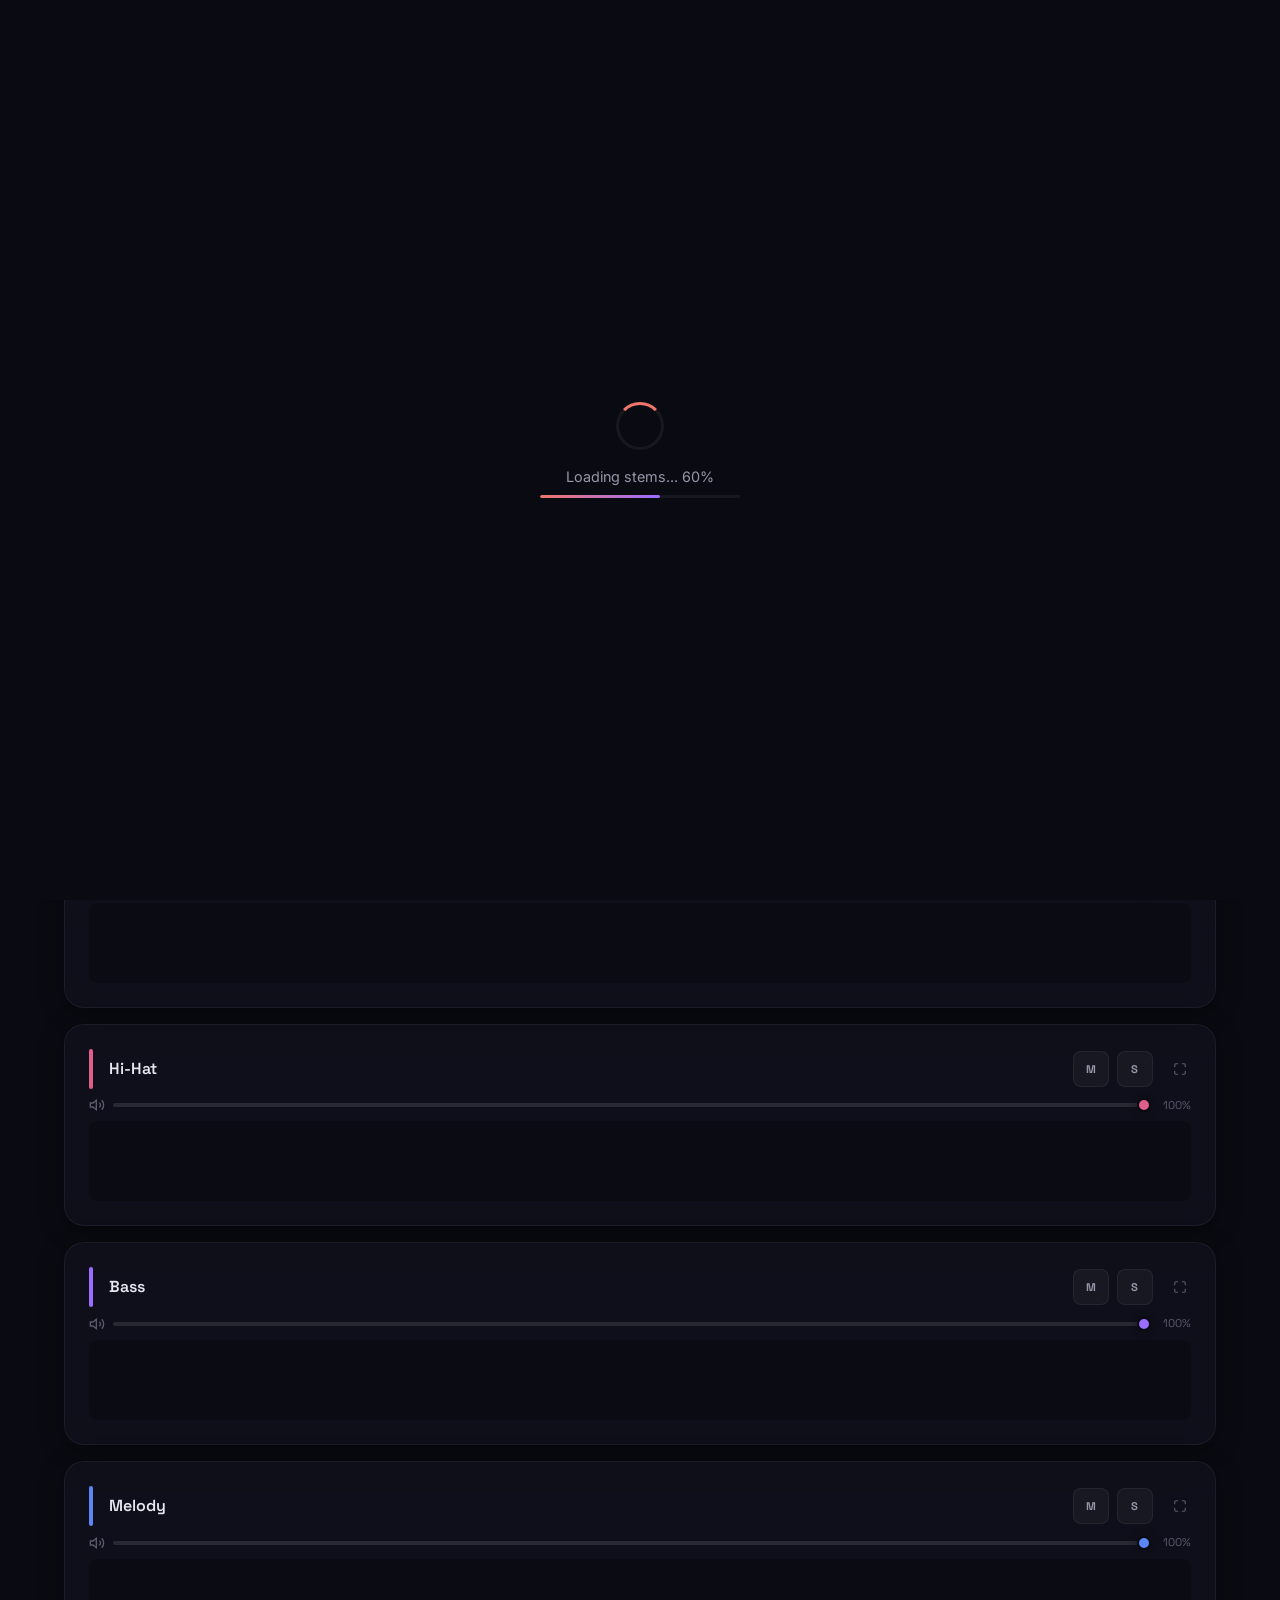
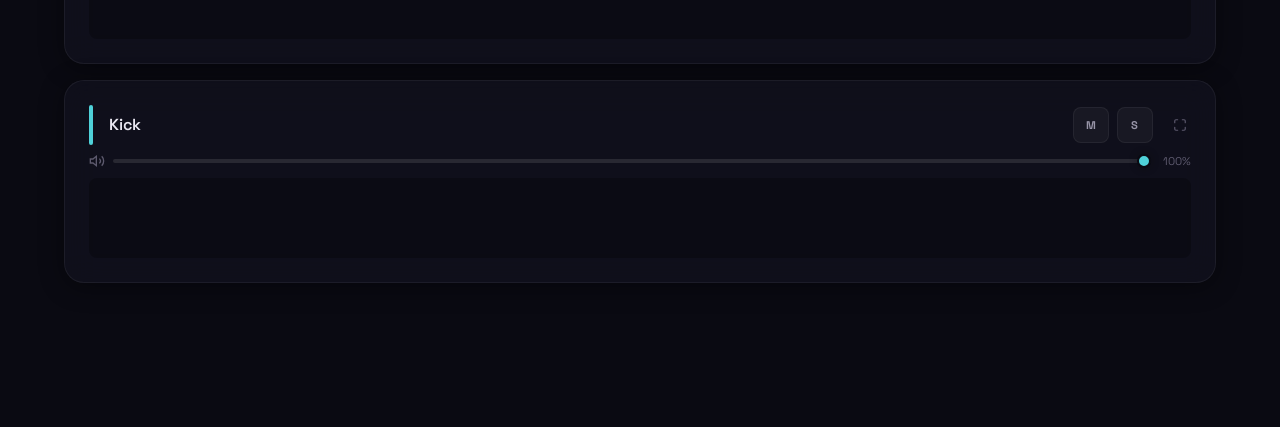
<file: index.html>
<!DOCTYPE html>
<html lang="en">
<head>
  <meta charset="UTF-8" />
  <meta name="viewport" content="width=device-width, initial-scale=1.0" />
  <title>Champagne Coast — Interactive Stem Analysis | Blood Orange</title>
  <meta name="description" content="Interactive stem separation and spectrogram analysis of Champagne Coast by Blood Orange (Devonté Hynes). Explore vocals, drums, bass, synths, and more in real time." />
  <link rel="stylesheet" href="css/styles.css" />
</head>
<body>

  <!-- Loading Overlay -->
  <div class="loading-overlay" id="loading-overlay">
    <div class="loading-spinner"></div>
    <p class="loading-text" id="loading-text">Preparing audio engine...</p>
    <div class="loading-progress">
      <div class="loading-progress__bar" id="loading-progress-bar"></div>
    </div>
  </div>

  <div class="app">

    <!-- Header -->
    <header class="header">
      <div class="header__login" id="login-area"></div>
      <h1 class="header__title">Champagne Coast</h1>
      <p class="header__subtitle">
        <span>Blood Orange</span> — Coastal Grooves (2011)
      </p>

      <nav class="app-tabs">
        <a href="index.html" class="app-tab active">Interactive Player</a>
        <a href="soundbox.html" class="app-tab">3D Soundbox</a>
        <a href="report.html" class="app-tab">Analytical Report</a>
      </nav>

      <div class="header__meta">
        <span class="header__meta-item">
          <svg viewBox="0 0 24 24" fill="none" stroke="currentColor" stroke-width="2">
            <circle cx="12" cy="12" r="10"></circle>
            <polyline points="12 6 12 12 16 14"></polyline>
          </svg>
          MUSIC 159 · Final Project · By Sudhish Swain
        </span>
      </div>
    </header>

    <!-- Combined Spectrogram -->
    <section class="combined-spectrogram" id="combined-section">
      <div style="display: flex; justify-content: space-between; align-items: center; margin-bottom: 0.5rem;">
        <p class="combined-spectrogram__label" style="margin-bottom: 0;">Combined Spectrogram — All Active Stems</p>
        <button class="btn-expand" id="btn-expand-combined" title="Toggle Fullscreen">
          <svg viewBox="0 0 24 24" fill="none" stroke="currentColor" stroke-width="2" stroke-linecap="round" stroke-linejoin="round" style="width:16px;height:16px;"><path d="M8 3H5a2 2 0 0 0-2 2v3m18 0V5a2 2 0 0 0-2-2h-3m0 18h3a2 2 0 0 0 2-2v-3M3 16v3a2 2 0 0 0 2 2h3"></path></svg>
        </button>
      </div>
      <div class="combined-spectrogram__canvas-wrap">
        <canvas id="canvas-combined" class="viz-canvas viz-canvas--spectro"></canvas>
        <canvas id="canvas-combined-wf" class="viz-canvas viz-canvas--waveform"></canvas>
        <div class="freq-axis">
          <span class="freq-axis__label">8kHz</span>
          <span class="freq-axis__label">4kHz</span>
          <span class="freq-axis__label">2kHz</span>
          <span class="freq-axis__label">500Hz</span>
          <span class="freq-axis__label">100Hz</span>
        </div>
      </div>
    </section>

    <!-- Info / Instructions -->
    <section class="info-section">
      <p class="info-section__title">How to Use</p>
      <p class="info-section__text">
        Press <strong>Play</strong> to hear all stems together. Use the <strong>M</strong> (mute) and <strong>S</strong> (solo) buttons
        to isolate individual parts. Adjust the volume sliders to create your own mix. Each stem displays a real-time
        spectrogram showing its frequency content — brighter colors indicate louder frequencies.
        <br /><br />
        <strong>Keyboard shortcuts:</strong> <kbd>Space</kbd> = play/pause · <kbd>1</kbd>–<kbd>5</kbd> = toggle mute on each stem.
      </p>
    </section>

    <!-- Removed Report Link Card -->

    <!-- Stem Track Cards -->
    <div class="stems-grid" id="stems-grid">
      <!-- Dynamically generated by app.js -->
    </div>

  </div>

  <!-- Transport Bar -->
  <div class="transport">
    <div class="transport__inner">

      <!-- Play / Pause -->
      <button class="btn-play" id="btn-play" title="Play / Pause">
        <svg viewBox="0 0 24 24"><polygon points="6,4 20,12 6,20" fill="currentColor"/></svg>
      </button>

      <!-- Seek -->
      <div class="transport__seek">
        <input type="range" class="seek-bar" id="seek-bar" min="0" max="10000" value="0" />
        <div class="transport__time">
          <span id="time-current">0:00</span>
          <span id="time-total">0:00</span>
        </div>
      </div>

      <!-- Master Volume -->
      <div class="transport__master-volume">
        <svg class="master-vol-icon" viewBox="0 0 24 24" fill="none" stroke="currentColor" stroke-width="2">
          <polygon points="11 5 6 9 2 9 2 15 6 15 11 19 11 5"></polygon>
          <path d="M19.07 4.93a10 10 0 010 14.14"></path>
        </svg>
        <input type="range" class="master-vol-slider" id="master-volume" min="0" max="100" value="80" />
      </div>

      <!-- Quick Toggles -->
      <div class="transport__quick">
        <button class="btn-quick" id="btn-all-on">All On</button>
        <button class="btn-quick" id="btn-all-off">All Off</button>
      </div>

    </div>
  </div>

  <script type="module" src="js/app.js"></script>
</body>
</html>
</file>
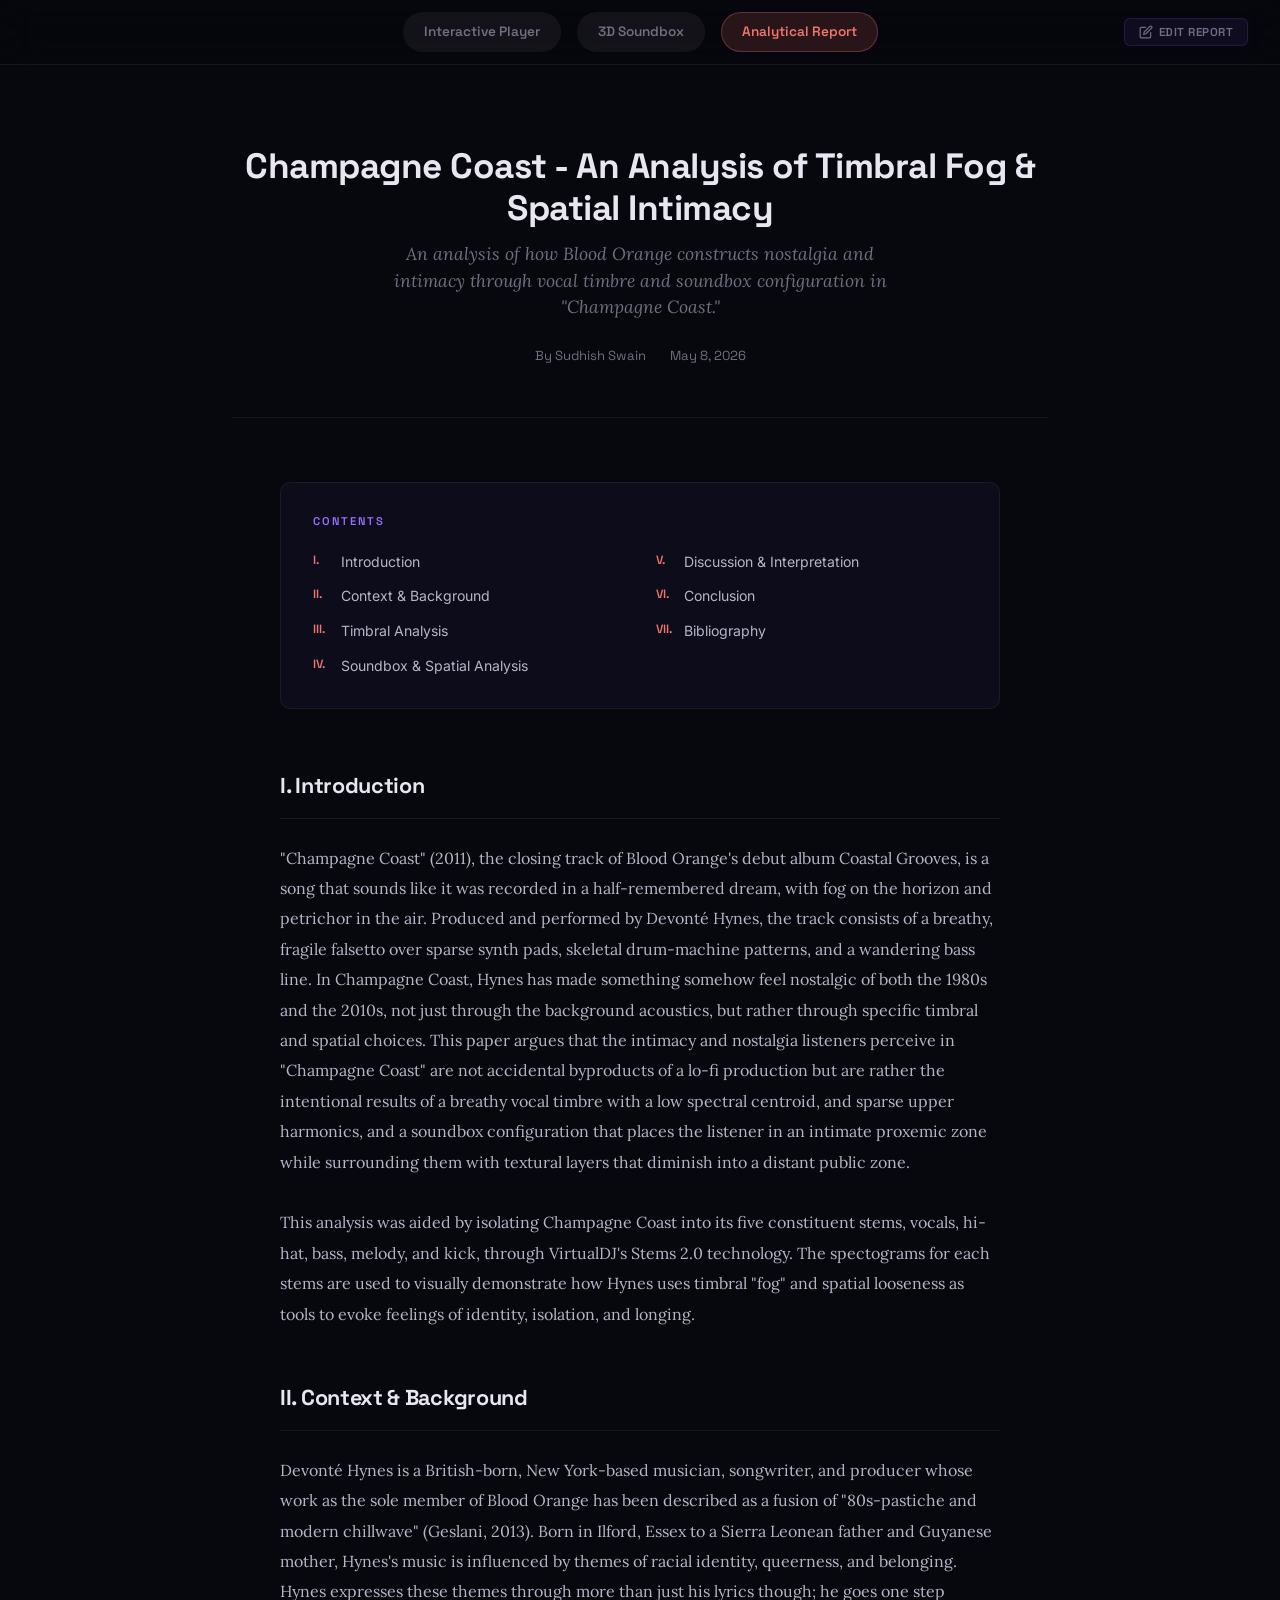
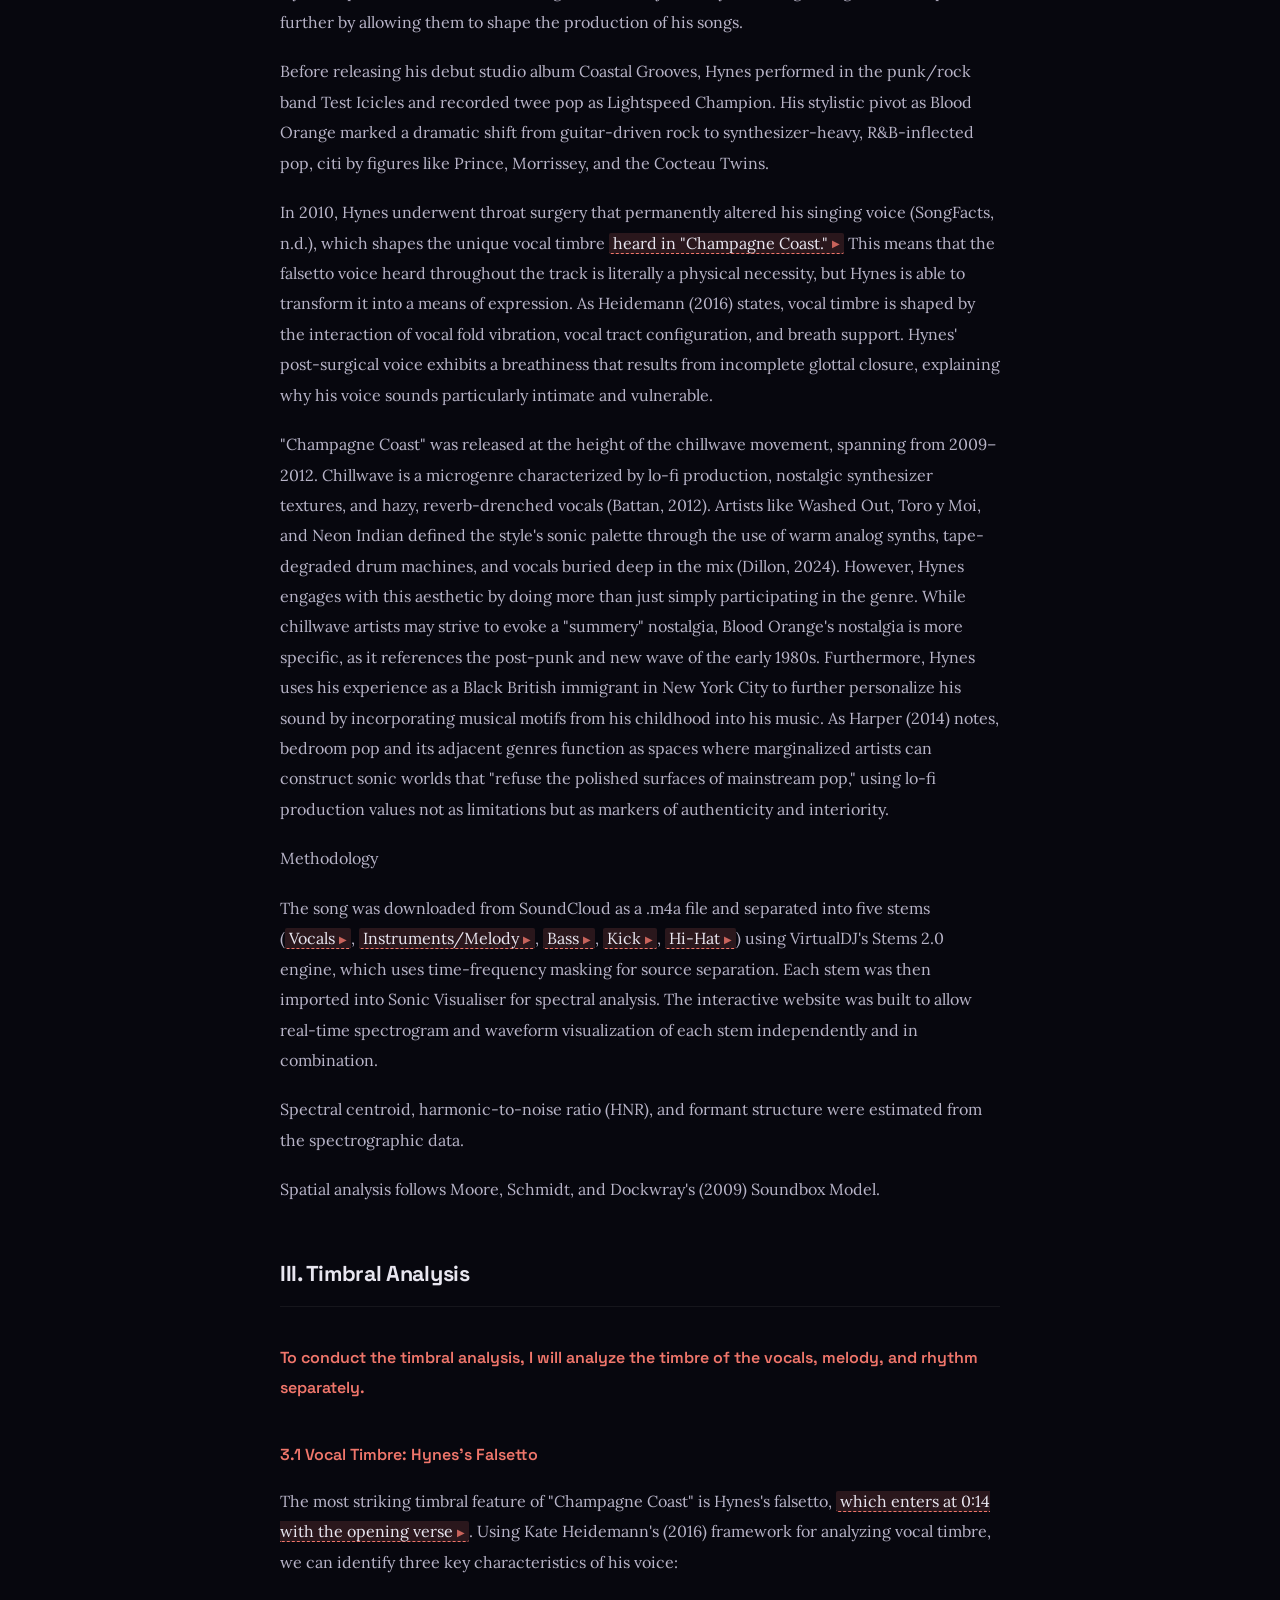
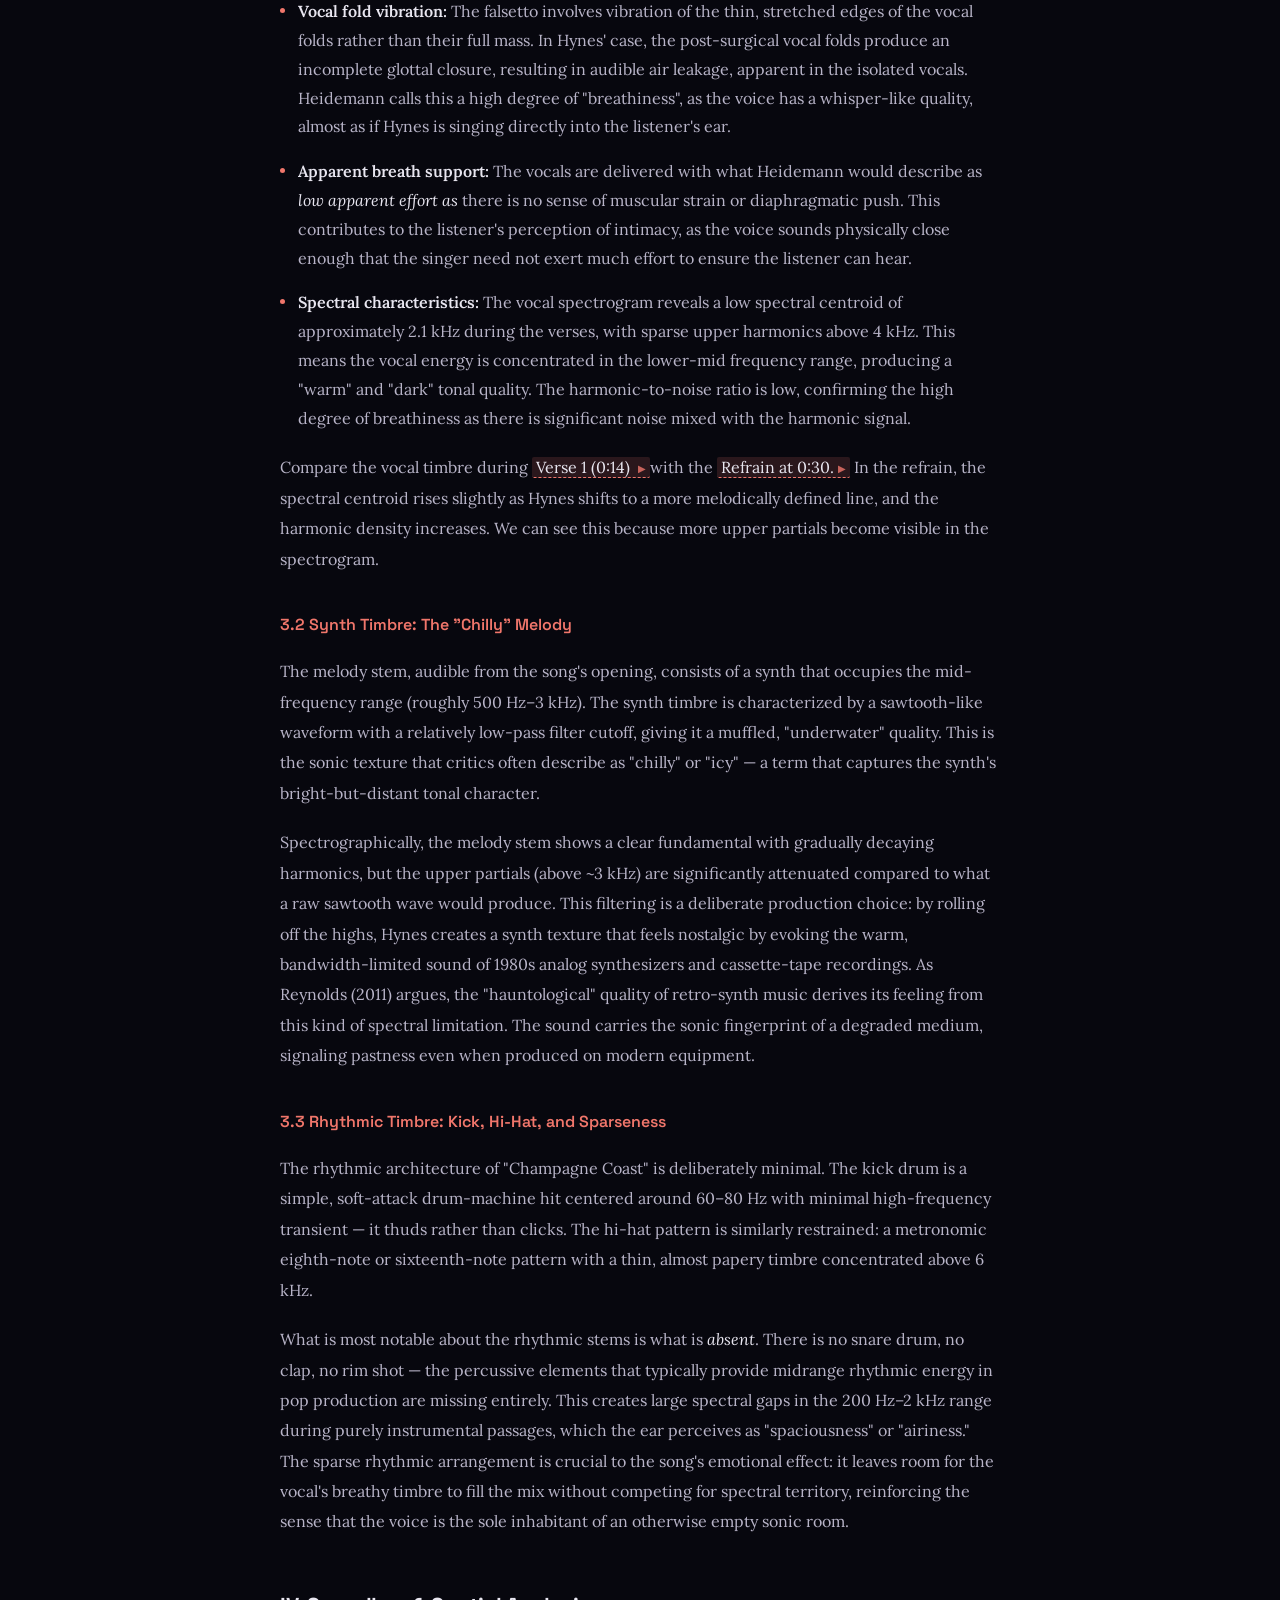
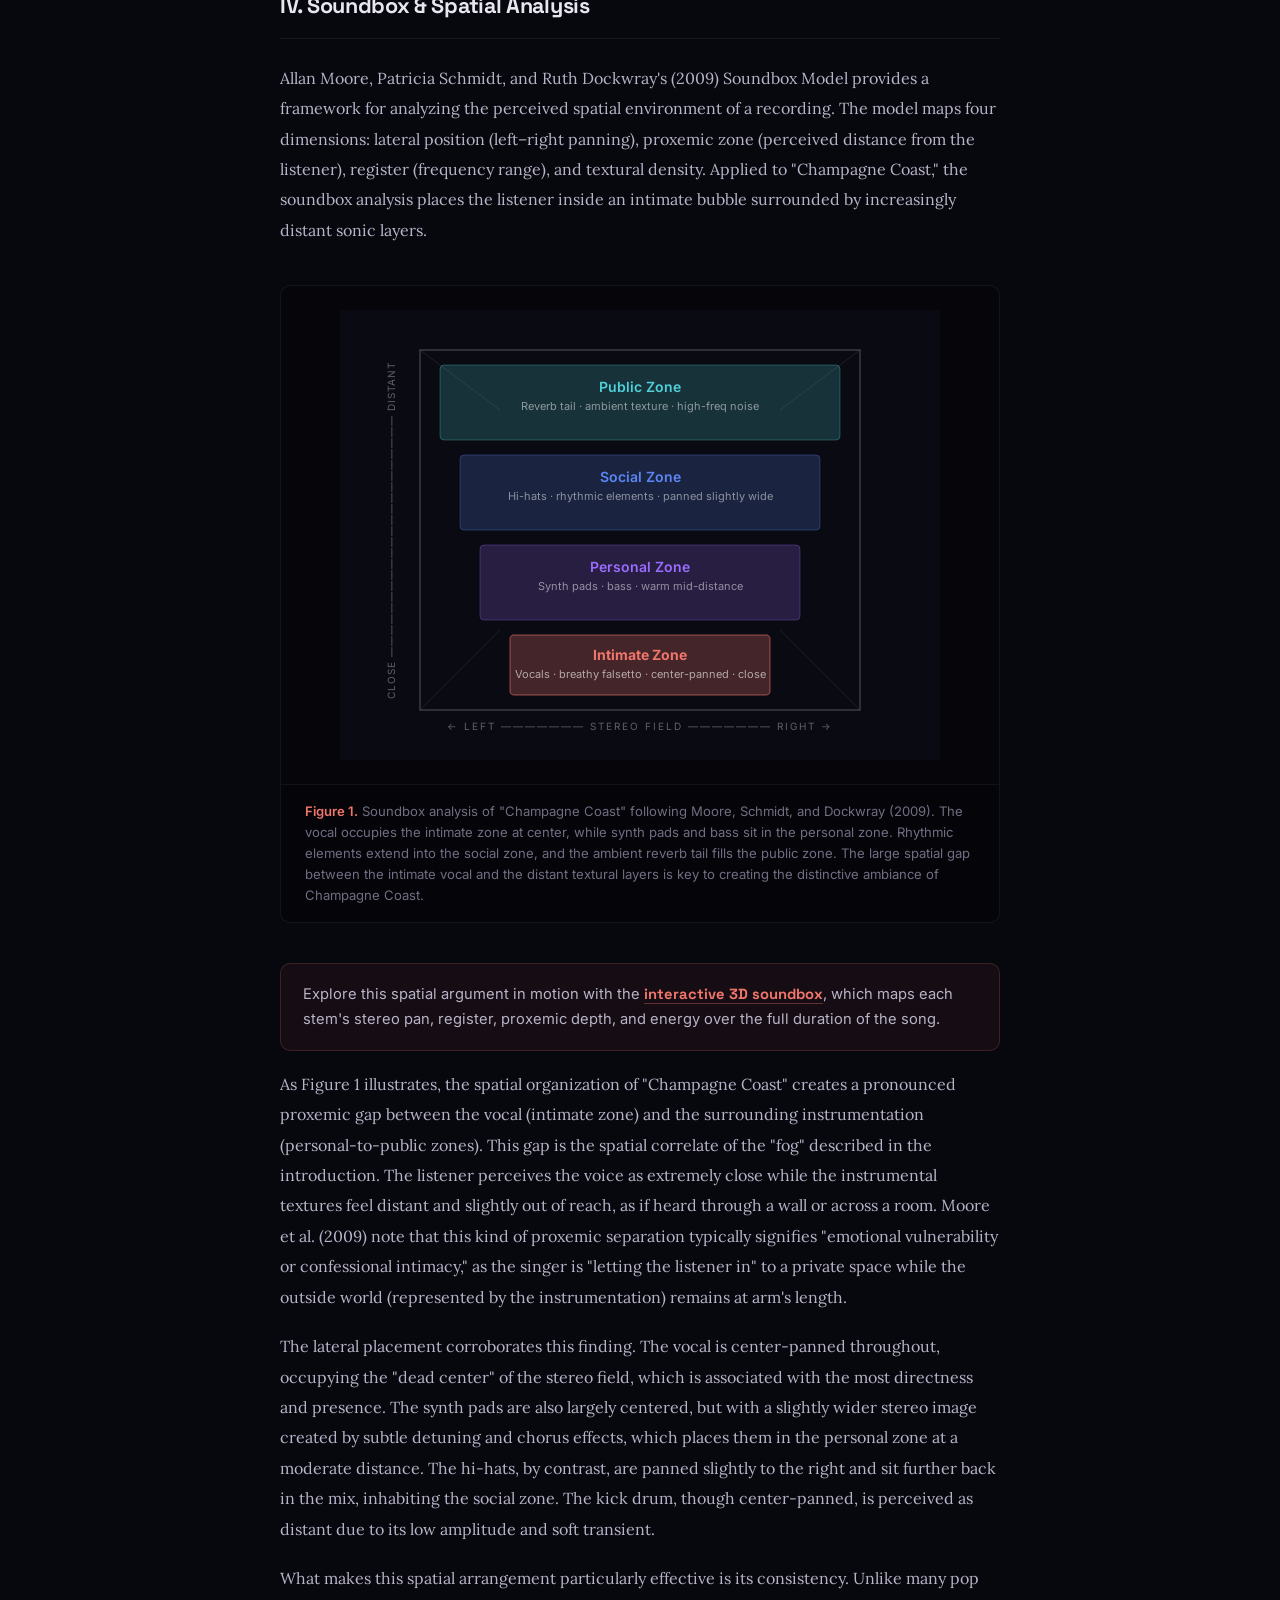
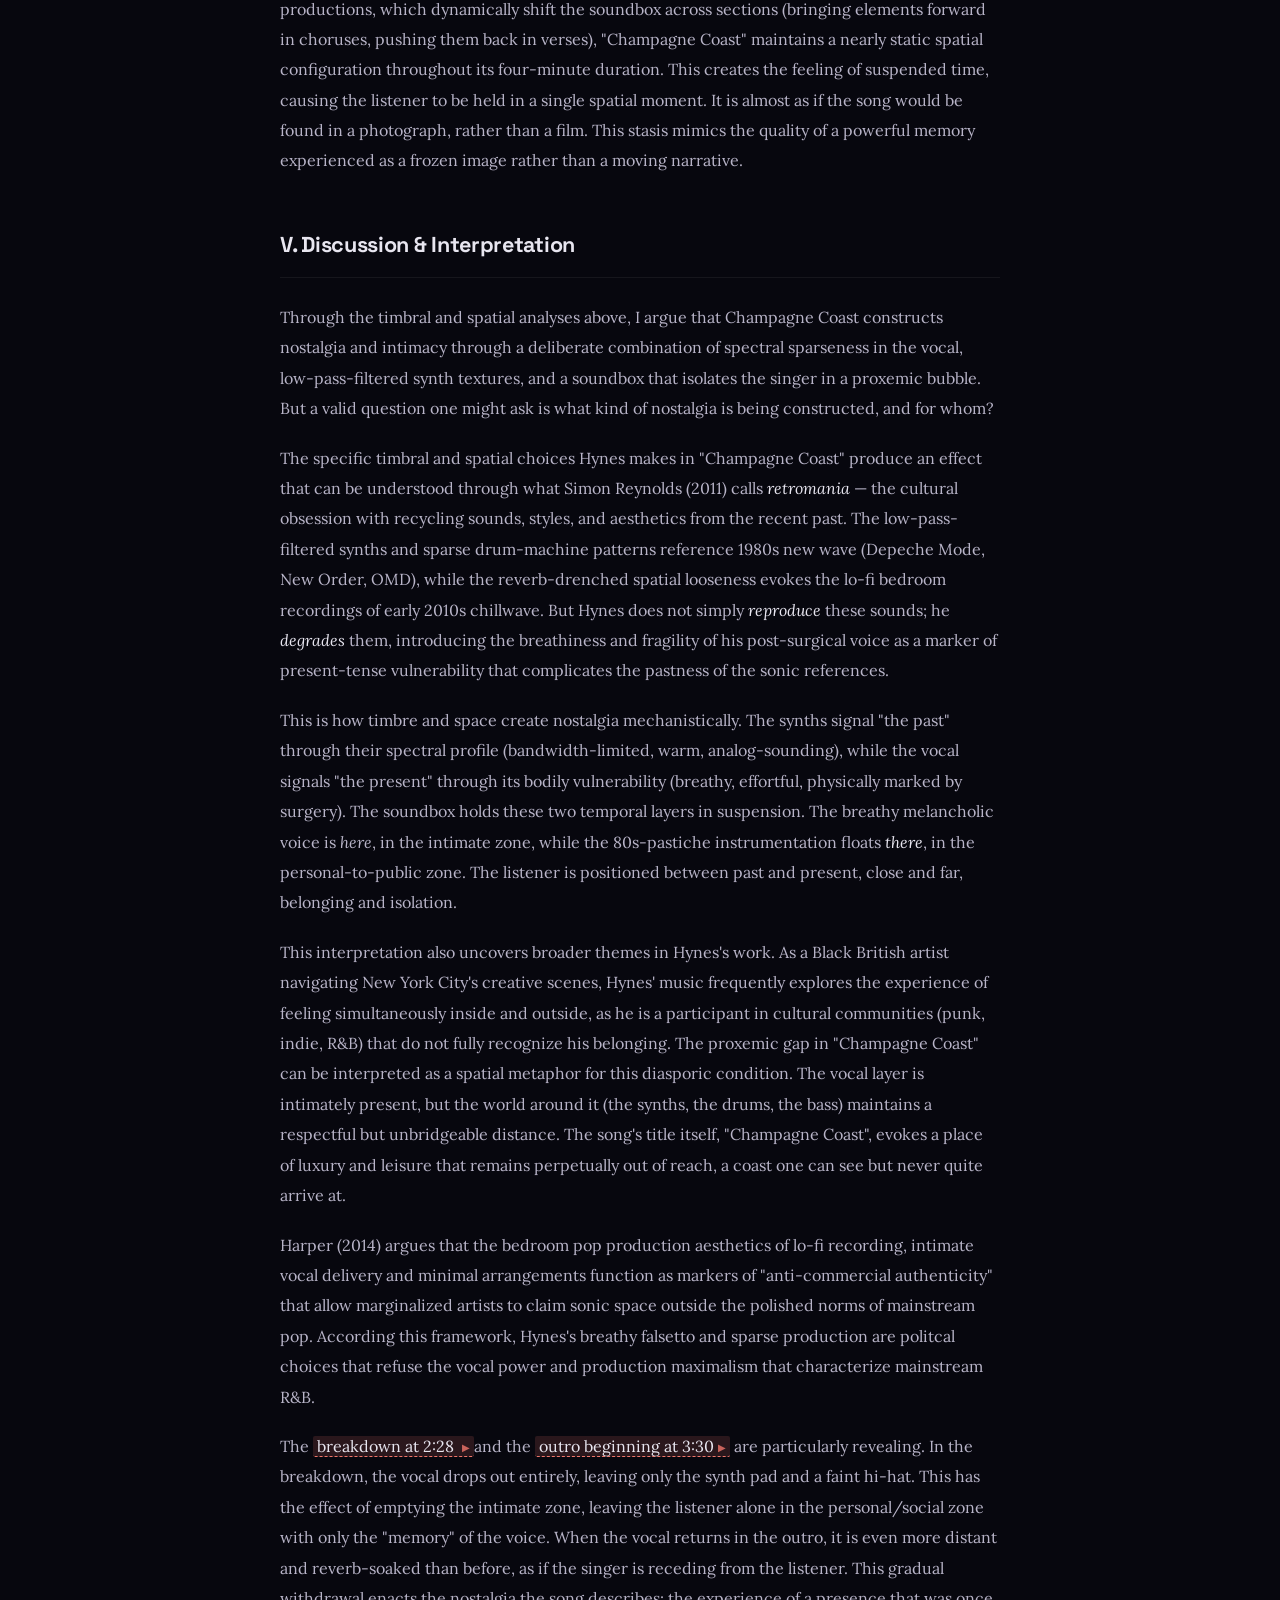
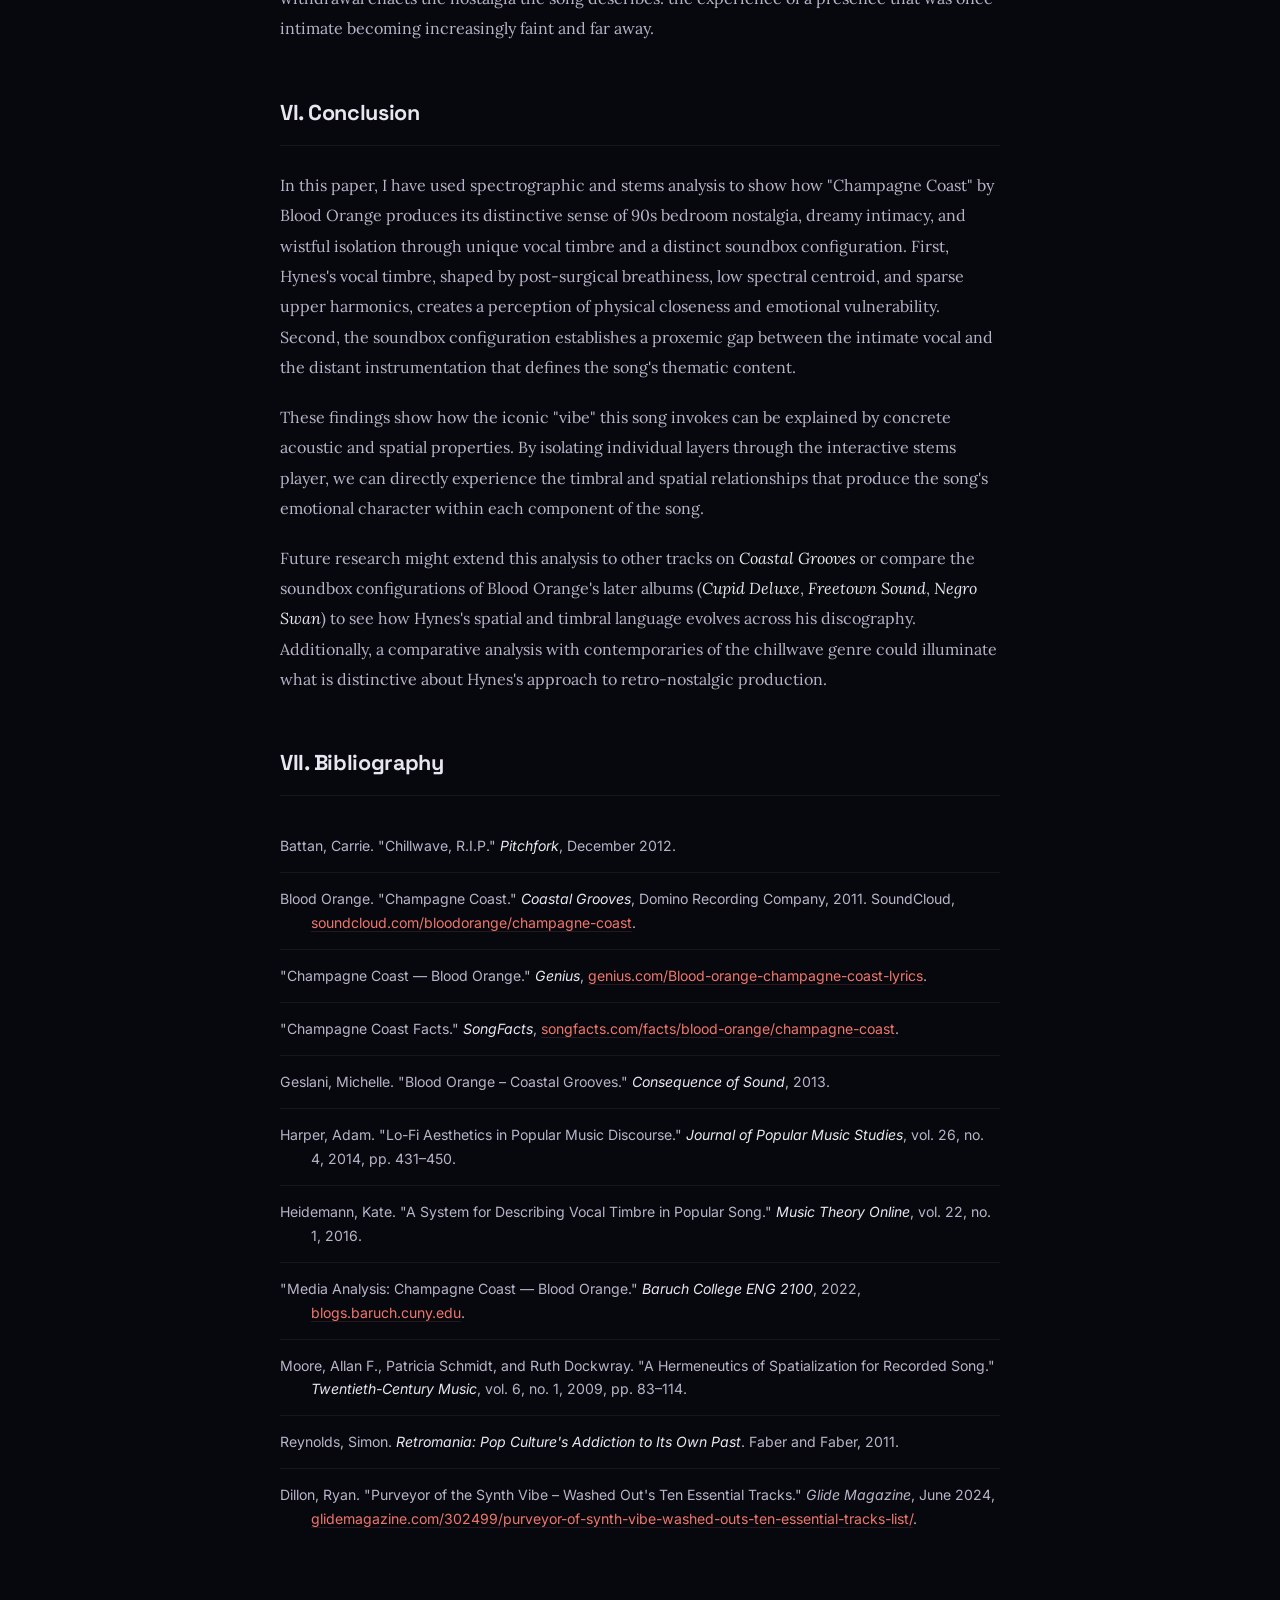
<file: report.html>
<!DOCTYPE html>
<html lang="en"><head>
  <meta charset="UTF-8">
  <meta name="viewport" content="width=device-width, initial-scale=1.0">
  <title>Champagne Coast Report | MUSIC 159</title>
  <meta name="description" content="An analysis of how Blood Orange constructs nostalgia and intimacy through vocal timbre and soundbox configuration in Champagne Coast.">
  <link rel="stylesheet" href="css/report.css">
<style>.rdp {
  --rdp-cell-size: 40px;
  --rdp-accent-color: #0000ff;
  --rdp-background-color: #e7edff;
  --rdp-accent-color-dark: #3003e1;
  --rdp-background-color-dark: #180270;
  --rdp-outline: 2px solid var(--rdp-accent-color); /* Outline border for focused elements */
  --rdp-outline-selected: 2px solid rgba(0, 0, 0, 0.75); /* Outline border for focused _and_ selected elements */

  margin: 1em;
}

/* Hide elements for devices that are not screen readers */
.rdp-vhidden {
  box-sizing: border-box;
  padding: 0;
  margin: 0;
  background: transparent;
  border: 0;
  -moz-appearance: none;
  -webkit-appearance: none;
  appearance: none;
  position: absolute !important;
  top: 0;
  width: 1px !important;
  height: 1px !important;
  padding: 0 !important;
  overflow: hidden !important;
  clip: rect(1px, 1px, 1px, 1px) !important;
  border: 0 !important;
}

/* Buttons */
.rdp-button_reset {
  appearance: none;
  position: relative;
  margin: 0;
  padding: 0;
  cursor: default;
  color: inherit;
  outline: none;
  background: none;
  font: inherit;

  -moz-appearance: none;
  -webkit-appearance: none;
}

.rdp-button {
  border: 2px solid transparent;
}

.rdp-button[disabled] {
  opacity: 0.25;
}

.rdp-button:not([disabled]) {
  cursor: pointer;
}

.rdp-button:focus:not([disabled]),
.rdp-button:active:not([disabled]) {
  color: inherit;
  border: var(--rdp-outline);
  background-color: var(--rdp-background-color);
}

.rdp-button:hover:not([disabled]) {
  background-color: var(--rdp-background-color);
}

.rdp-months {
  display: flex;
}

.rdp-month {
  margin: 0 1em;
}

.rdp-month:first-child {
  margin-left: 0;
}

.rdp-month:last-child {
  margin-right: 0;
}

.rdp-table {
  margin: 0;
  max-width: calc(var(--rdp-cell-size) * 7);
  border-collapse: collapse;
}

.rdp-with_weeknumber .rdp-table {
  max-width: calc(var(--rdp-cell-size) * 8);
  border-collapse: collapse;
}

.rdp-caption {
  display: flex;
  align-items: center;
  justify-content: space-between;
  padding: 0;
  text-align: left;
}

.rdp-multiple_months .rdp-caption {
  position: relative;
  display: block;
  text-align: center;
}

.rdp-caption_dropdowns {
  position: relative;
  display: inline-flex;
}

.rdp-caption_label {
  position: relative;
  z-index: 1;
  display: inline-flex;
  align-items: center;
  margin: 0;
  padding: 0 0.25em;
  white-space: nowrap;
  color: currentColor;
  border: 0;
  border: 2px solid transparent;
  font-family: inherit;
  font-size: 140%;
  font-weight: bold;
}

.rdp-nav {
  white-space: nowrap;
}

.rdp-multiple_months .rdp-caption_start .rdp-nav {
  position: absolute;
  top: 50%;
  left: 0;
  transform: translateY(-50%);
}

.rdp-multiple_months .rdp-caption_end .rdp-nav {
  position: absolute;
  top: 50%;
  right: 0;
  transform: translateY(-50%);
}

.rdp-nav_button {
  display: inline-flex;
  align-items: center;
  justify-content: center;
  width: var(--rdp-cell-size);
  height: var(--rdp-cell-size);
  padding: 0.25em;
  border-radius: 100%;
}

/* ---------- */
/* Dropdowns  */
/* ---------- */

.rdp-dropdown_year,
.rdp-dropdown_month {
  position: relative;
  display: inline-flex;
  align-items: center;
}

.rdp-dropdown {
  appearance: none;
  position: absolute;
  z-index: 2;
  top: 0;
  bottom: 0;
  left: 0;
  width: 100%;
  margin: 0;
  padding: 0;
  cursor: inherit;
  opacity: 0;
  border: none;
  background-color: transparent;
  font-family: inherit;
  font-size: inherit;
  line-height: inherit;
}

.rdp-dropdown[disabled] {
  opacity: unset;
  color: unset;
}

.rdp-dropdown:focus:not([disabled]) + .rdp-caption_label,
.rdp-dropdown:active:not([disabled]) + .rdp-caption_label {
  border: var(--rdp-outline);
  border-radius: 6px;
  background-color: var(--rdp-background-color);
}

.rdp-dropdown_icon {
  margin: 0 0 0 5px;
}

.rdp-head {
  border: 0;
}

.rdp-head_row,
.rdp-row {
  height: 100%;
}

.rdp-head_cell {
  vertical-align: middle;
  text-transform: uppercase;
  font-size: 0.75em;
  font-weight: 700;
  text-align: center;
  height: 100%;
  height: var(--rdp-cell-size);
  padding: 0;
}

.rdp-tbody {
  border: 0;
}

.rdp-tfoot {
  margin: 0.5em;
}

.rdp-cell {
  width: var(--rdp-cell-size);
  height: 100%;
  height: var(--rdp-cell-size);
  padding: 0;
  text-align: center;
}

.rdp-weeknumber {
  font-size: 0.75em;
}

.rdp-weeknumber,
.rdp-day {
  display: flex;
  overflow: hidden;
  align-items: center;
  justify-content: center;
  box-sizing: border-box;
  width: var(--rdp-cell-size);
  max-width: var(--rdp-cell-size);
  height: var(--rdp-cell-size);
  margin: 0;
  border: 2px solid transparent;
  border-radius: 100%;
}

.rdp-day_today:not(.rdp-day_outside) {
  font-weight: bold;
}

.rdp-day_selected:not([disabled]),
.rdp-day_selected:focus:not([disabled]),
.rdp-day_selected:active:not([disabled]),
.rdp-day_selected:hover:not([disabled]) {
  color: white;
  background-color: var(--rdp-accent-color);
}

.rdp-day_selected:focus:not([disabled]) {
  border: var(--rdp-outline-selected);
}

.rdp:not([dir='rtl']) .rdp-day_range_start:not(.rdp-day_range_end) {
  border-top-right-radius: 0;
  border-bottom-right-radius: 0;
}

.rdp:not([dir='rtl']) .rdp-day_range_end:not(.rdp-day_range_start) {
  border-top-left-radius: 0;
  border-bottom-left-radius: 0;
}

.rdp[dir='rtl'] .rdp-day_range_start:not(.rdp-day_range_end) {
  border-top-left-radius: 0;
  border-bottom-left-radius: 0;
}

.rdp[dir='rtl'] .rdp-day_range_end:not(.rdp-day_range_start) {
  border-top-right-radius: 0;
  border-bottom-right-radius: 0;
}

.rdp-day_range_end.rdp-day_range_start {
  border-radius: 100%;
}

.rdp-day_range_middle {
  border-radius: 0;
}
</style><style></style><style>.rdp {
  --rdp-cell-size: 40px;
  --rdp-accent-color: #0000ff;
  --rdp-background-color: #e7edff;
  --rdp-accent-color-dark: #3003e1;
  --rdp-background-color-dark: #180270;
  --rdp-outline: 2px solid var(--rdp-accent-color); /* Outline border for focused elements */
  --rdp-outline-selected: 2px solid rgba(0, 0, 0, 0.75); /* Outline border for focused _and_ selected elements */

  margin: 1em;
}

/* Hide elements for devices that are not screen readers */
.rdp-vhidden {
  box-sizing: border-box;
  padding: 0;
  margin: 0;
  background: transparent;
  border: 0;
  -moz-appearance: none;
  -webkit-appearance: none;
  appearance: none;
  position: absolute !important;
  top: 0;
  width: 1px !important;
  height: 1px !important;
  padding: 0 !important;
  overflow: hidden !important;
  clip: rect(1px, 1px, 1px, 1px) !important;
  border: 0 !important;
}

/* Buttons */
.rdp-button_reset {
  appearance: none;
  position: relative;
  margin: 0;
  padding: 0;
  cursor: default;
  color: inherit;
  outline: none;
  background: none;
  font: inherit;

  -moz-appearance: none;
  -webkit-appearance: none;
}

.rdp-button {
  border: 2px solid transparent;
}

.rdp-button[disabled] {
  opacity: 0.25;
}

.rdp-button:not([disabled]) {
  cursor: pointer;
}

.rdp-button:focus:not([disabled]),
.rdp-button:active:not([disabled]) {
  color: inherit;
  border: var(--rdp-outline);
  background-color: var(--rdp-background-color);
}

.rdp-button:hover:not([disabled]) {
  background-color: var(--rdp-background-color);
}

.rdp-months {
  display: flex;
}

.rdp-month {
  margin: 0 1em;
}

.rdp-month:first-child {
  margin-left: 0;
}

.rdp-month:last-child {
  margin-right: 0;
}

.rdp-table {
  margin: 0;
  max-width: calc(var(--rdp-cell-size) * 7);
  border-collapse: collapse;
}

.rdp-with_weeknumber .rdp-table {
  max-width: calc(var(--rdp-cell-size) * 8);
  border-collapse: collapse;
}

.rdp-caption {
  display: flex;
  align-items: center;
  justify-content: space-between;
  padding: 0;
  text-align: left;
}

.rdp-multiple_months .rdp-caption {
  position: relative;
  display: block;
  text-align: center;
}

.rdp-caption_dropdowns {
  position: relative;
  display: inline-flex;
}

.rdp-caption_label {
  position: relative;
  z-index: 1;
  display: inline-flex;
  align-items: center;
  margin: 0;
  padding: 0 0.25em;
  white-space: nowrap;
  color: currentColor;
  border: 0;
  border: 2px solid transparent;
  font-family: inherit;
  font-size: 140%;
  font-weight: bold;
}

.rdp-nav {
  white-space: nowrap;
}

.rdp-multiple_months .rdp-caption_start .rdp-nav {
  position: absolute;
  top: 50%;
  left: 0;
  transform: translateY(-50%);
}

.rdp-multiple_months .rdp-caption_end .rdp-nav {
  position: absolute;
  top: 50%;
  right: 0;
  transform: translateY(-50%);
}

.rdp-nav_button {
  display: inline-flex;
  align-items: center;
  justify-content: center;
  width: var(--rdp-cell-size);
  height: var(--rdp-cell-size);
  padding: 0.25em;
  border-radius: 100%;
}

/* ---------- */
/* Dropdowns  */
/* ---------- */

.rdp-dropdown_year,
.rdp-dropdown_month {
  position: relative;
  display: inline-flex;
  align-items: center;
}

.rdp-dropdown {
  appearance: none;
  position: absolute;
  z-index: 2;
  top: 0;
  bottom: 0;
  left: 0;
  width: 100%;
  margin: 0;
  padding: 0;
  cursor: inherit;
  opacity: 0;
  border: none;
  background-color: transparent;
  font-family: inherit;
  font-size: inherit;
  line-height: inherit;
}

.rdp-dropdown[disabled] {
  opacity: unset;
  color: unset;
}

.rdp-dropdown:focus:not([disabled]) + .rdp-caption_label,
.rdp-dropdown:active:not([disabled]) + .rdp-caption_label {
  border: var(--rdp-outline);
  border-radius: 6px;
  background-color: var(--rdp-background-color);
}

.rdp-dropdown_icon {
  margin: 0 0 0 5px;
}

.rdp-head {
  border: 0;
}

.rdp-head_row,
.rdp-row {
  height: 100%;
}

.rdp-head_cell {
  vertical-align: middle;
  text-transform: uppercase;
  font-size: 0.75em;
  font-weight: 700;
  text-align: center;
  height: 100%;
  height: var(--rdp-cell-size);
  padding: 0;
}

.rdp-tbody {
  border: 0;
}

.rdp-tfoot {
  margin: 0.5em;
}

.rdp-cell {
  width: var(--rdp-cell-size);
  height: 100%;
  height: var(--rdp-cell-size);
  padding: 0;
  text-align: center;
}

.rdp-weeknumber {
  font-size: 0.75em;
}

.rdp-weeknumber,
.rdp-day {
  display: flex;
  overflow: hidden;
  align-items: center;
  justify-content: center;
  box-sizing: border-box;
  width: var(--rdp-cell-size);
  max-width: var(--rdp-cell-size);
  height: var(--rdp-cell-size);
  margin: 0;
  border: 2px solid transparent;
  border-radius: 100%;
}

.rdp-day_today:not(.rdp-day_outside) {
  font-weight: bold;
}

.rdp-day_selected:not([disabled]),
.rdp-day_selected:focus:not([disabled]),
.rdp-day_selected:active:not([disabled]),
.rdp-day_selected:hover:not([disabled]) {
  color: white;
  background-color: var(--rdp-accent-color);
}

.rdp-day_selected:focus:not([disabled]) {
  border: var(--rdp-outline-selected);
}

.rdp:not([dir='rtl']) .rdp-day_range_start:not(.rdp-day_range_end) {
  border-top-right-radius: 0;
  border-bottom-right-radius: 0;
}

.rdp:not([dir='rtl']) .rdp-day_range_end:not(.rdp-day_range_start) {
  border-top-left-radius: 0;
  border-bottom-left-radius: 0;
}

.rdp[dir='rtl'] .rdp-day_range_start:not(.rdp-day_range_end) {
  border-top-left-radius: 0;
  border-bottom-left-radius: 0;
}

.rdp[dir='rtl'] .rdp-day_range_end:not(.rdp-day_range_start) {
  border-top-right-radius: 0;
  border-bottom-right-radius: 0;
}

.rdp-day_range_end.rdp-day_range_start {
  border-radius: 100%;
}

.rdp-day_range_middle {
  border-radius: 0;
}
</style><style></style><style>.rdp {
  --rdp-cell-size: 40px;
  --rdp-accent-color: #0000ff;
  --rdp-background-color: #e7edff;
  --rdp-accent-color-dark: #3003e1;
  --rdp-background-color-dark: #180270;
  --rdp-outline: 2px solid var(--rdp-accent-color); /* Outline border for focused elements */
  --rdp-outline-selected: 2px solid rgba(0, 0, 0, 0.75); /* Outline border for focused _and_ selected elements */

  margin: 1em;
}

/* Hide elements for devices that are not screen readers */
.rdp-vhidden {
  box-sizing: border-box;
  padding: 0;
  margin: 0;
  background: transparent;
  border: 0;
  -moz-appearance: none;
  -webkit-appearance: none;
  appearance: none;
  position: absolute !important;
  top: 0;
  width: 1px !important;
  height: 1px !important;
  padding: 0 !important;
  overflow: hidden !important;
  clip: rect(1px, 1px, 1px, 1px) !important;
  border: 0 !important;
}

/* Buttons */
.rdp-button_reset {
  appearance: none;
  position: relative;
  margin: 0;
  padding: 0;
  cursor: default;
  color: inherit;
  outline: none;
  background: none;
  font: inherit;

  -moz-appearance: none;
  -webkit-appearance: none;
}

.rdp-button {
  border: 2px solid transparent;
}

.rdp-button[disabled] {
  opacity: 0.25;
}

.rdp-button:not([disabled]) {
  cursor: pointer;
}

.rdp-button:focus:not([disabled]),
.rdp-button:active:not([disabled]) {
  color: inherit;
  border: var(--rdp-outline);
  background-color: var(--rdp-background-color);
}

.rdp-button:hover:not([disabled]) {
  background-color: var(--rdp-background-color);
}

.rdp-months {
  display: flex;
}

.rdp-month {
  margin: 0 1em;
}

.rdp-month:first-child {
  margin-left: 0;
}

.rdp-month:last-child {
  margin-right: 0;
}

.rdp-table {
  margin: 0;
  max-width: calc(var(--rdp-cell-size) * 7);
  border-collapse: collapse;
}

.rdp-with_weeknumber .rdp-table {
  max-width: calc(var(--rdp-cell-size) * 8);
  border-collapse: collapse;
}

.rdp-caption {
  display: flex;
  align-items: center;
  justify-content: space-between;
  padding: 0;
  text-align: left;
}

.rdp-multiple_months .rdp-caption {
  position: relative;
  display: block;
  text-align: center;
}

.rdp-caption_dropdowns {
  position: relative;
  display: inline-flex;
}

.rdp-caption_label {
  position: relative;
  z-index: 1;
  display: inline-flex;
  align-items: center;
  margin: 0;
  padding: 0 0.25em;
  white-space: nowrap;
  color: currentColor;
  border: 0;
  border: 2px solid transparent;
  font-family: inherit;
  font-size: 140%;
  font-weight: bold;
}

.rdp-nav {
  white-space: nowrap;
}

.rdp-multiple_months .rdp-caption_start .rdp-nav {
  position: absolute;
  top: 50%;
  left: 0;
  transform: translateY(-50%);
}

.rdp-multiple_months .rdp-caption_end .rdp-nav {
  position: absolute;
  top: 50%;
  right: 0;
  transform: translateY(-50%);
}

.rdp-nav_button {
  display: inline-flex;
  align-items: center;
  justify-content: center;
  width: var(--rdp-cell-size);
  height: var(--rdp-cell-size);
  padding: 0.25em;
  border-radius: 100%;
}

/* ---------- */
/* Dropdowns  */
/* ---------- */

.rdp-dropdown_year,
.rdp-dropdown_month {
  position: relative;
  display: inline-flex;
  align-items: center;
}

.rdp-dropdown {
  appearance: none;
  position: absolute;
  z-index: 2;
  top: 0;
  bottom: 0;
  left: 0;
  width: 100%;
  margin: 0;
  padding: 0;
  cursor: inherit;
  opacity: 0;
  border: none;
  background-color: transparent;
  font-family: inherit;
  font-size: inherit;
  line-height: inherit;
}

.rdp-dropdown[disabled] {
  opacity: unset;
  color: unset;
}

.rdp-dropdown:focus:not([disabled]) + .rdp-caption_label,
.rdp-dropdown:active:not([disabled]) + .rdp-caption_label {
  border: var(--rdp-outline);
  border-radius: 6px;
  background-color: var(--rdp-background-color);
}

.rdp-dropdown_icon {
  margin: 0 0 0 5px;
}

.rdp-head {
  border: 0;
}

.rdp-head_row,
.rdp-row {
  height: 100%;
}

.rdp-head_cell {
  vertical-align: middle;
  text-transform: uppercase;
  font-size: 0.75em;
  font-weight: 700;
  text-align: center;
  height: 100%;
  height: var(--rdp-cell-size);
  padding: 0;
}

.rdp-tbody {
  border: 0;
}

.rdp-tfoot {
  margin: 0.5em;
}

.rdp-cell {
  width: var(--rdp-cell-size);
  height: 100%;
  height: var(--rdp-cell-size);
  padding: 0;
  text-align: center;
}

.rdp-weeknumber {
  font-size: 0.75em;
}

.rdp-weeknumber,
.rdp-day {
  display: flex;
  overflow: hidden;
  align-items: center;
  justify-content: center;
  box-sizing: border-box;
  width: var(--rdp-cell-size);
  max-width: var(--rdp-cell-size);
  height: var(--rdp-cell-size);
  margin: 0;
  border: 2px solid transparent;
  border-radius: 100%;
}

.rdp-day_today:not(.rdp-day_outside) {
  font-weight: bold;
}

.rdp-day_selected:not([disabled]),
.rdp-day_selected:focus:not([disabled]),
.rdp-day_selected:active:not([disabled]),
.rdp-day_selected:hover:not([disabled]) {
  color: white;
  background-color: var(--rdp-accent-color);
}

.rdp-day_selected:focus:not([disabled]) {
  border: var(--rdp-outline-selected);
}

.rdp:not([dir='rtl']) .rdp-day_range_start:not(.rdp-day_range_end) {
  border-top-right-radius: 0;
  border-bottom-right-radius: 0;
}

.rdp:not([dir='rtl']) .rdp-day_range_end:not(.rdp-day_range_start) {
  border-top-left-radius: 0;
  border-bottom-left-radius: 0;
}

.rdp[dir='rtl'] .rdp-day_range_start:not(.rdp-day_range_end) {
  border-top-left-radius: 0;
  border-bottom-left-radius: 0;
}

.rdp[dir='rtl'] .rdp-day_range_end:not(.rdp-day_range_start) {
  border-top-right-radius: 0;
  border-bottom-right-radius: 0;
}

.rdp-day_range_end.rdp-day_range_start {
  border-radius: 100%;
}

.rdp-day_range_middle {
  border-radius: 0;
}
</style><style></style><style></style><style>.rdp {
  --rdp-cell-size: 40px;
  --rdp-accent-color: #0000ff;
  --rdp-background-color: #e7edff;
  --rdp-accent-color-dark: #3003e1;
  --rdp-background-color-dark: #180270;
  --rdp-outline: 2px solid var(--rdp-accent-color); /* Outline border for focused elements */
  --rdp-outline-selected: 2px solid rgba(0, 0, 0, 0.75); /* Outline border for focused _and_ selected elements */

  margin: 1em;
}

/* Hide elements for devices that are not screen readers */
.rdp-vhidden {
  box-sizing: border-box;
  padding: 0;
  margin: 0;
  background: transparent;
  border: 0;
  -moz-appearance: none;
  -webkit-appearance: none;
  appearance: none;
  position: absolute !important;
  top: 0;
  width: 1px !important;
  height: 1px !important;
  padding: 0 !important;
  overflow: hidden !important;
  clip: rect(1px, 1px, 1px, 1px) !important;
  border: 0 !important;
}

/* Buttons */
.rdp-button_reset {
  appearance: none;
  position: relative;
  margin: 0;
  padding: 0;
  cursor: default;
  color: inherit;
  outline: none;
  background: none;
  font: inherit;

  -moz-appearance: none;
  -webkit-appearance: none;
}

.rdp-button {
  border: 2px solid transparent;
}

.rdp-button[disabled] {
  opacity: 0.25;
}

.rdp-button:not([disabled]) {
  cursor: pointer;
}

.rdp-button:focus:not([disabled]),
.rdp-button:active:not([disabled]) {
  color: inherit;
  border: var(--rdp-outline);
  background-color: var(--rdp-background-color);
}

.rdp-button:hover:not([disabled]) {
  background-color: var(--rdp-background-color);
}

.rdp-months {
  display: flex;
}

.rdp-month {
  margin: 0 1em;
}

.rdp-month:first-child {
  margin-left: 0;
}

.rdp-month:last-child {
  margin-right: 0;
}

.rdp-table {
  margin: 0;
  max-width: calc(var(--rdp-cell-size) * 7);
  border-collapse: collapse;
}

.rdp-with_weeknumber .rdp-table {
  max-width: calc(var(--rdp-cell-size) * 8);
  border-collapse: collapse;
}

.rdp-caption {
  display: flex;
  align-items: center;
  justify-content: space-between;
  padding: 0;
  text-align: left;
}

.rdp-multiple_months .rdp-caption {
  position: relative;
  display: block;
  text-align: center;
}

.rdp-caption_dropdowns {
  position: relative;
  display: inline-flex;
}

.rdp-caption_label {
  position: relative;
  z-index: 1;
  display: inline-flex;
  align-items: center;
  margin: 0;
  padding: 0 0.25em;
  white-space: nowrap;
  color: currentColor;
  border: 0;
  border: 2px solid transparent;
  font-family: inherit;
  font-size: 140%;
  font-weight: bold;
}

.rdp-nav {
  white-space: nowrap;
}

.rdp-multiple_months .rdp-caption_start .rdp-nav {
  position: absolute;
  top: 50%;
  left: 0;
  transform: translateY(-50%);
}

.rdp-multiple_months .rdp-caption_end .rdp-nav {
  position: absolute;
  top: 50%;
  right: 0;
  transform: translateY(-50%);
}

.rdp-nav_button {
  display: inline-flex;
  align-items: center;
  justify-content: center;
  width: var(--rdp-cell-size);
  height: var(--rdp-cell-size);
  padding: 0.25em;
  border-radius: 100%;
}

/* ---------- */
/* Dropdowns  */
/* ---------- */

.rdp-dropdown_year,
.rdp-dropdown_month {
  position: relative;
  display: inline-flex;
  align-items: center;
}

.rdp-dropdown {
  appearance: none;
  position: absolute;
  z-index: 2;
  top: 0;
  bottom: 0;
  left: 0;
  width: 100%;
  margin: 0;
  padding: 0;
  cursor: inherit;
  opacity: 0;
  border: none;
  background-color: transparent;
  font-family: inherit;
  font-size: inherit;
  line-height: inherit;
}

.rdp-dropdown[disabled] {
  opacity: unset;
  color: unset;
}

.rdp-dropdown:focus:not([disabled]) + .rdp-caption_label,
.rdp-dropdown:active:not([disabled]) + .rdp-caption_label {
  border: var(--rdp-outline);
  border-radius: 6px;
  background-color: var(--rdp-background-color);
}

.rdp-dropdown_icon {
  margin: 0 0 0 5px;
}

.rdp-head {
  border: 0;
}

.rdp-head_row,
.rdp-row {
  height: 100%;
}

.rdp-head_cell {
  vertical-align: middle;
  text-transform: uppercase;
  font-size: 0.75em;
  font-weight: 700;
  text-align: center;
  height: 100%;
  height: var(--rdp-cell-size);
  padding: 0;
}

.rdp-tbody {
  border: 0;
}

.rdp-tfoot {
  margin: 0.5em;
}

.rdp-cell {
  width: var(--rdp-cell-size);
  height: 100%;
  height: var(--rdp-cell-size);
  padding: 0;
  text-align: center;
}

.rdp-weeknumber {
  font-size: 0.75em;
}

.rdp-weeknumber,
.rdp-day {
  display: flex;
  overflow: hidden;
  align-items: center;
  justify-content: center;
  box-sizing: border-box;
  width: var(--rdp-cell-size);
  max-width: var(--rdp-cell-size);
  height: var(--rdp-cell-size);
  margin: 0;
  border: 2px solid transparent;
  border-radius: 100%;
}

.rdp-day_today:not(.rdp-day_outside) {
  font-weight: bold;
}

.rdp-day_selected:not([disabled]),
.rdp-day_selected:focus:not([disabled]),
.rdp-day_selected:active:not([disabled]),
.rdp-day_selected:hover:not([disabled]) {
  color: white;
  background-color: var(--rdp-accent-color);
}

.rdp-day_selected:focus:not([disabled]) {
  border: var(--rdp-outline-selected);
}

.rdp:not([dir='rtl']) .rdp-day_range_start:not(.rdp-day_range_end) {
  border-top-right-radius: 0;
  border-bottom-right-radius: 0;
}

.rdp:not([dir='rtl']) .rdp-day_range_end:not(.rdp-day_range_start) {
  border-top-left-radius: 0;
  border-bottom-left-radius: 0;
}

.rdp[dir='rtl'] .rdp-day_range_start:not(.rdp-day_range_end) {
  border-top-left-radius: 0;
  border-bottom-left-radius: 0;
}

.rdp[dir='rtl'] .rdp-day_range_end:not(.rdp-day_range_start) {
  border-top-right-radius: 0;
  border-bottom-right-radius: 0;
}

.rdp-day_range_end.rdp-day_range_start {
  border-radius: 100%;
}

.rdp-day_range_middle {
  border-radius: 0;
}
</style><style></style></head>
<body class="" data-new-gr-c-s-check-loaded="14.1290.0" data-gr-ext-installed="" data-new-gr-c-s-loaded="14.1290.0">

  <!-- Topbar -->
  <header class="report-topbar" style="display: grid; grid-template-columns: 1fr auto 1fr;">
    <div style="display: flex; align-items: center;"></div>
    <nav class="app-tabs">
      <a href="index.html" class="app-tab">Interactive Player</a>
      <a href="soundbox.html" class="app-tab">3D Soundbox</a>
      <a href="report.html" class="app-tab active">Analytical Report</a>
    </nav>
    <div class="report-topbar__actions" style="justify-self: end;">
      <button class="btn-edit" id="btn-edit-mode" title="Toggle Edit Mode">
        <svg viewBox="0 0 24 24" fill="none" stroke="currentColor" stroke-width="2" stroke-linecap="round" stroke-linejoin="round" style="width:14px;height:14px;"><path d="M11 4H4a2 2 0 0 0-2 2v14a2 2 0 0 0 2 2h14a2 2 0 0 0 2-2v-7"></path><path d="M18.5 2.5a2.121 2.121 0 0 1 3 3L12 15l-4 1 1-4 9.5-9.5z"></path></svg>
        <span>Edit Report</span>
      </button>
    </div>
  </header>

  <main class="report">
    
    <!-- Title Block -->
    <header class="report-title-block">
      <h1 class="report-title-block__title">Champagne Coast - An Analysis of Timbral Fog &amp; Spatial Intimacy</h1>
      <p class="report-title-block__subtitle">An analysis of how Blood Orange constructs nostalgia and intimacy through vocal timbre and soundbox configuration in "Champagne Coast."</p>
      <div class="report-title-block__meta">
        <span>By Sudhish Swain</span>
        <span>May 8, 2026</span>
      </div>
    </header>

    <!-- Table of Contents -->
    <nav class="report-toc">
      <p class="report-toc__title">Contents</p>
      <ul class="report-toc__list">
        <li><a href="#section-intro"><span class="toc-num">I.</span> Introduction</a></li>
        <li><a href="#section-context"><span class="toc-num">II.</span> Context &amp; Background</a></li>
        <li><a href="#section-timbral"><span class="toc-num">III.</span> Timbral Analysis</a></li>
        <li><a href="#section-soundbox"><span class="toc-num">IV.</span> Soundbox &amp; Spatial Analysis</a></li>
        <li><a href="#section-discussion"><span class="toc-num">V.</span> Discussion &amp; Interpretation</a></li>
        <li><a href="#section-conclusion"><span class="toc-num">VI.</span> Conclusion</a></li>
        <li><a href="#section-bibliography"><span class="toc-num">VII.</span> Bibliography</a></li>
      </ul>
    </nav>

    <!-- Section 1: Introduction -->
    <section class="report-section" id="section-intro">
      <h2 class="report-section__heading" contenteditable="false">I. Introduction</h2>
      <div class="report-section__body" contenteditable="false" spellcheck="false"><div>"Champagne Coast" (2011), the closing track of Blood Orange's debut album Coastal Grooves, is a song that sounds like it was recorded in a half-remembered dream, with fog on the horizon and petrichor in the air. Produced and performed by Devonté Hynes, the track consists of a breathy, fragile falsetto over sparse synth pads, skeletal drum-machine patterns, and a wandering bass line. In Champagne Coast, Hynes has made something somehow feel nostalgic of both the 1980s and the 2010s, not just through the background acoustics, but rather through specific timbral and spatial choices. This paper argues that the intimacy and nostalgia listeners perceive in "Champagne Coast" are not accidental byproducts of a lo-fi production but are rather the intentional results of a breathy vocal timbre with a low spectral centroid, and sparse upper harmonics, and a soundbox configuration that places the listener in an intimate proxemic zone while surrounding them with textural layers that diminish into a distant public zone.</div><div><br></div><div>This analysis was aided by isolating Champagne Coast into its five constituent stems, vocals, hi-hat, bass, melody, and kick, through VirtualDJ's Stems 2.0 technology. The spectograms for each stems are used to visually demonstrate how Hynes uses timbral "fog" and spatial looseness as tools to evoke feelings of identity, isolation, and longing.</div></div>
    </section>

    <!-- Section 2: Context -->
    <section class="report-section" id="section-context">
      <h2 class="report-section__heading" contenteditable="false">II. Context &amp; Background</h2>
      <div class="report-section__body" contenteditable="false" spellcheck="false">
        <p>Devonté Hynes is a British-born, New York-based musician, songwriter, and producer whose work as the sole member of Blood Orange has been described as a fusion of "80s-pastiche and modern chillwave" (Geslani, 2013). Born in Ilford, Essex to a Sierra Leonean father and Guyanese mother, Hynes's music is influenced by themes of racial identity, queerness, and belonging. Hynes expresses these themes through more than just his lyrics though; he goes one step further by allowing them to shape the production of his songs.</p><p>Before releasing his debut studio album Coastal Grooves, Hynes performed in the punk/rock band Test Icicles and recorded twee pop as Lightspeed Champion. His stylistic pivot as Blood Orange marked a dramatic shift from guitar-driven rock to synthesizer-heavy, R&amp;B-inflected pop, citi by figures like Prince, Morrissey, and the Cocteau Twins.</p><p><span style="font-size: 1rem;">In 2010, Hynes underwent throat surgery that permanently altered his singing voice (SongFacts, n.d.), which shapes the unique vocal timbre <span class="audio-snippet-link" data-stems="vocals" data-start="54.4" data-end="62.2">heard in "Champagne Coast."</span>&nbsp;This means that the falsetto voice heard throughout the track is literally a physical necessity, but Hynes is able to transform it into a means of expression. As Heidemann (2016) states, vocal timbre is shaped by the interaction of vocal fold vibration, vocal tract configuration, and breath support. Hynes' post-surgical voice exhibits a breathiness that results from incomplete glottal closure, explaining why his voice sounds particularly intimate and vulnerable.</span></p><p>"Champagne Coast" was released at the height of the chillwave movement, spanning from 2009–2012. Chillwave is a microgenre characterized by lo-fi production, nostalgic synthesizer textures, and hazy, reverb-drenched vocals (Battan, 2012). Artists like Washed Out, Toro y Moi, and Neon Indian defined the style's sonic palette through the use of warm analog synths, tape-degraded drum machines, and vocals buried deep in the mix (Dillon, 2024). However, Hynes engages with this aesthetic by doing more than just simply participating in the genre. While chillwave artists may strive to evoke a "summery" nostalgia, Blood Orange's nostalgia is more specific, as it references the post-punk and new wave of the early 1980s. Furthermore, Hynes uses his experience as a Black British immigrant in New York City to further personalize his sound by incorporating musical motifs from his childhood into his music.&nbsp;<span style="font-size: 1rem;">As Harper (2014) notes, bedroom pop and its adjacent genres function as spaces where marginalized artists can construct sonic worlds that "refuse the polished surfaces of mainstream pop," using lo-fi production values not as limitations but as markers of authenticity and interiority.</span></p><p>Methodology</p><p>The song was downloaded from SoundCloud as a .m4a file and separated into five stems (<span class="audio-snippet-link" data-stems="vocals" data-start="0.0" data-end="292.4">Vocals</span>, <span class="audio-snippet-link" data-stems="melody" data-start="0.0" data-end="292.4">Instruments/Melody</span>, <span class="audio-snippet-link" data-stems="bass" data-start="0.0" data-end="292.4">Bass</span>, <span class="audio-snippet-link" data-stems="kick" data-start="0.0" data-end="292.4">Kick</span>, <span class="audio-snippet-link" data-stems="hihat" data-start="0.0" data-end="292.4">Hi-Hat</span>) using VirtualDJ's Stems 2.0 engine, which uses time-frequency masking for source separation. Each stem was then imported into Sonic Visualiser for spectral analysis. The interactive website was built to allow real-time spectrogram and waveform visualization of each stem independently and in combination.</p><p>Spectral centroid, harmonic-to-noise ratio (HNR), and formant structure were estimated from the spectrographic data.</p><p>Spatial analysis follows Moore, Schmidt, and Dockwray's (2009) Soundbox Model.</p>
      </div>
    </section>

    <!-- Section 3: Timbral Analysis -->
    <section class="report-section" id="section-timbral">
      <h2 class="report-section__heading" contenteditable="false">III. Timbral Analysis</h2>
      <div class="report-section__body" contenteditable="false" spellcheck="false">

        <h3 class="report-section__subheading" contenteditable="false">To conduct the timbral analysis, I will analyze the timbre of the vocals, melody, and rhythm separately.</h3><h3 class="report-section__subheading" contenteditable="false">3.1 Vocal Timbre: Hynes's Falsetto</h3>
        <p>
          The most striking timbral feature of "Champagne Coast" is Hynes's falsetto,&nbsp;<span class="audio-snippet-link" data-stems="vocals" data-start="15.4" data-end="32.3">which enters at 0:14 with the opening verse</span>. Using Kate Heidemann's (2016) framework for analyzing vocal timbre, we can identify three key characteristics of his voice:
        </p>
        <ul class="analysis-list">
          <li><strong>Vocal fold vibration:</strong> The falsetto involves vibration of the thin, stretched edges of the vocal folds rather than their full mass. In Hynes' case, the post-surgical vocal folds produce an incomplete glottal closure, resulting in audible air leakage, apparent in the isolated vocals. Heidemann calls this a high degree of "breathiness", as the voice has a whisper-like quality, almost as if Hynes is singing directly into the listener's ear.</li>
          <li><strong>Apparent breath support:</strong> The vocals are delivered with what Heidemann would describe as <em>low apparent effort as</em>&nbsp;there is no sense of muscular strain or diaphragmatic push. This contributes to the listener's perception of intimacy, as the voice sounds physically close enough that the singer need not exert much effort to ensure the listener can hear.</li>
          <li><strong>Spectral characteristics:</strong> The vocal spectrogram reveals a low spectral centroid of approximately 2.1 kHz during the verses, with sparse upper harmonics above 4 kHz. This means the vocal energy is concentrated in the lower-mid frequency range, producing a "warm" and "dark" tonal quality. The harmonic-to-noise ratio is low, confirming the high degree of breathiness as there is significant noise mixed with the harmonic signal.</li>
        </ul>

        <p>
          Compare the vocal timbre during <span class="audio-snippet-link" data-stems="vocals" data-start="13.7" data-end="27.2">Verse 1 (0:14) </span>with the <span class="audio-snippet-link" data-stems="vocals" data-start="30.9" data-end="39.5">Refrain at 0:30.</span> In the refrain, the spectral centroid rises slightly as Hynes shifts to a more melodically defined line, and the harmonic density increases. We can see this because more upper partials become visible in the spectrogram.</p>

        <h3 class="report-section__subheading" contenteditable="false">3.2 Synth Timbre: The "Chilly" Melody</h3>
        <p>
          The melody stem, audible from the song's opening, consists of a synth that occupies the mid-frequency range (roughly 500 Hz–3 kHz). The synth timbre is characterized by a sawtooth-like waveform with a relatively low-pass filter cutoff, giving it a muffled, "underwater" quality. This is the sonic texture that critics often describe as "chilly" or "icy" — a term that captures the synth's bright-but-distant tonal character.
        </p>
        <p>
          Spectrographically, the melody stem shows a clear fundamental with gradually decaying harmonics, but the upper partials (above ~3 kHz) are significantly attenuated compared to what a raw sawtooth wave would produce. This filtering is a deliberate production choice: by rolling off the highs, Hynes creates a synth texture that feels nostalgic<em> </em>by evoking&nbsp;the warm, bandwidth-limited sound of 1980s analog synthesizers and cassette-tape recordings. As Reynolds (2011) argues, the "hauntological" quality of retro-synth music derives its feeling from this kind of spectral limitation. The sound carries the sonic fingerprint of a degraded medium, signaling pastness even when produced on modern equipment.
        </p>

        <h3 class="report-section__subheading" contenteditable="false">3.3 Rhythmic Timbre: Kick, Hi-Hat, and Sparseness</h3>
        <p>
          The rhythmic architecture of "Champagne Coast" is deliberately minimal. The kick drum is a simple, soft-attack drum-machine hit centered around 60–80 Hz with minimal high-frequency transient — it thuds rather than clicks. The hi-hat pattern is similarly restrained: a metronomic eighth-note or sixteenth-note pattern with a thin, almost papery timbre concentrated above 6 kHz.
        </p>
        <p>
          What is most notable about the rhythmic stems is what is <em>absent</em>. There is no snare drum, no clap, no rim shot — the percussive elements that typically provide midrange rhythmic energy in pop production are missing entirely. This creates large spectral gaps in the 200 Hz–2 kHz range during purely instrumental passages, which the ear perceives as "spaciousness" or "airiness." The sparse rhythmic arrangement is crucial to the song's emotional effect: it leaves room for the vocal's breathy timbre to fill the mix without competing for spectral territory, reinforcing the sense that the voice is the sole inhabitant of an otherwise empty sonic room.
        </p>
      </div>
    </section>

    <!-- Section 4: Soundbox Analysis -->
    <section class="report-section" id="section-soundbox">
      <h2 class="report-section__heading" contenteditable="false">IV. Soundbox &amp; Spatial Analysis</h2>
      <div class="report-section__body" contenteditable="false" spellcheck="false">
        <p>
          Allan Moore, Patricia Schmidt, and Ruth Dockwray's (2009) Soundbox Model provides a framework for analyzing the perceived spatial environment of a recording. The model maps four dimensions: lateral position (left–right panning), proxemic zone (perceived distance from the listener), register (frequency range), and textural density. Applied to "Champagne Coast," the soundbox analysis places the listener inside an intimate bubble surrounded by increasingly distant sonic layers.
        </p>

        <!-- Soundbox Diagram - Built as SVG -->
        <figure class="report-figure" id="fig-soundbox">
          <div class="report-figure__svg-wrap">
            <svg viewBox="0 0 600 450" xmlns="http://www.w3.org/2000/svg" class="soundbox-svg">
              <!-- Background -->
              <rect width="600" height="450" fill="#0a0a12"></rect>
              <!-- Outer box -->
              <rect x="80" y="40" width="440" height="360" fill="none" stroke="rgba(255,255,255,0.2)" stroke-width="1.5"></rect>
              <!-- Perspective lines -->
              <line x1="80" y1="400" x2="160" y2="320" stroke="rgba(255,255,255,0.08)" stroke-width="1"></line>
              <line x1="520" y1="400" x2="440" y2="320" stroke="rgba(255,255,255,0.08)" stroke-width="1"></line>
              <line x1="80" y1="40" x2="160" y2="100" stroke="rgba(255,255,255,0.08)" stroke-width="1"></line>
              <line x1="520" y1="40" x2="440" y2="100" stroke="rgba(255,255,255,0.08)" stroke-width="1"></line>
              <!-- Zone 4: Public (top, cyan) -->
              <rect x="100" y="55" width="400" height="75" rx="4" fill="rgba(79,209,217,0.2)" stroke="rgba(79,209,217,0.3)" stroke-width="1"></rect>
              <text x="300" y="82" fill="#4fd1d9" font-size="14" font-weight="600" text-anchor="middle" font-family="Inter, sans-serif">Public Zone</text>
              <text x="300" y="100" fill="rgba(255,255,255,0.5)" font-size="11" text-anchor="middle" font-family="Inter, sans-serif">Reverb tail · ambient texture · high-freq noise</text>
              <!-- Zone 3: Social (blue) -->
              <rect x="120" y="145" width="360" height="75" rx="4" fill="rgba(91,135,245,0.2)" stroke="rgba(91,135,245,0.3)" stroke-width="1"></rect>
              <text x="300" y="172" fill="#5b87f5" font-size="14" font-weight="600" text-anchor="middle" font-family="Inter, sans-serif">Social Zone</text>
              <text x="300" y="190" fill="rgba(255,255,255,0.5)" font-size="11" text-anchor="middle" font-family="Inter, sans-serif">Hi-hats · rhythmic elements · panned slightly wide</text>
              <!-- Zone 2: Personal (purple) -->
              <rect x="140" y="235" width="320" height="75" rx="4" fill="rgba(155,109,255,0.2)" stroke="rgba(155,109,255,0.3)" stroke-width="1"></rect>
              <text x="300" y="262" fill="#9b6dff" font-size="14" font-weight="600" text-anchor="middle" font-family="Inter, sans-serif">Personal Zone</text>
              <text x="300" y="280" fill="rgba(255,255,255,0.5)" font-size="11" text-anchor="middle" font-family="Inter, sans-serif">Synth pads · bass · warm mid-distance</text>
              <!-- Zone 1: Intimate (coral) -->
              <rect x="170" y="325" width="260" height="60" rx="4" fill="rgba(240,118,107,0.25)" stroke="rgba(240,118,107,0.4)" stroke-width="1.5"></rect>
              <text x="300" y="350" fill="#f0766b" font-size="14" font-weight="700" text-anchor="middle" font-family="Inter, sans-serif">Intimate Zone</text>
              <text x="300" y="368" fill="rgba(255,255,255,0.6)" font-size="11" text-anchor="middle" font-family="Inter, sans-serif">Vocals · breathy falsetto · center-panned · close</text>
              <!-- Axis labels -->
              <text x="300" y="420" fill="rgba(255,255,255,0.35)" font-size="10" text-anchor="middle" font-family="Inter, sans-serif" letter-spacing="2">← LEFT&nbsp;——————— STEREO FIELD ——————— RIGHT →</text>
              <text x="55" y="220" fill="rgba(255,255,255,0.35)" font-size="10" text-anchor="middle" font-family="Inter, sans-serif" letter-spacing="1" transform="rotate(-90, 55, 220)">CLOSE&nbsp;—————————————————————— DISTANT</text>
            </svg>
          </div>
          <figcaption class="report-figure__caption">
            <strong>Figure 1.</strong> Soundbox analysis of "Champagne Coast" following Moore, Schmidt, and Dockwray (2009). The vocal occupies the intimate zone at center, while synth pads and bass sit in the personal zone. Rhythmic elements extend into the social zone, and the ambient reverb tail fills the public zone. The large spatial gap between the intimate vocal and the distant textural layers is key to creating the distinctive ambiance of Champagne Coast.</figcaption>
        </figure>

        <p class="soundbox-callout">
          Explore this spatial argument in motion with the <a href="soundbox.html" class="soundbox-callout__link">interactive 3D soundbox</a>, which maps each stem's stereo pan, register, proxemic depth, and energy over the full duration of the song.
        </p>

        <p>
          As Figure 1 illustrates, the spatial organization of "Champagne Coast" creates a pronounced proxemic gap between the vocal (intimate zone) and the surrounding instrumentation (personal-to-public zones). This gap is the spatial correlate of the "fog" described in the introduction. The listener perceives the voice as extremely close while the instrumental textures feel distant and slightly out of reach, as if heard through a wall or across a room. Moore et al. (2009) note that this kind of proxemic separation typically signifies "emotional vulnerability or confessional intimacy," as the singer is "letting the listener in" to a private space while the outside world (represented by the instrumentation) remains at arm's length.
        </p>
        <p>
          The lateral placement corroborates this finding. The vocal is center-panned throughout, occupying the "dead center" of the stereo field, which is associated with the most directness and presence. The synth pads are also largely centered, but with a slightly wider stereo image created by subtle detuning and chorus effects, which places them in the personal zone at a moderate distance. The hi-hats, by contrast, are panned slightly to the right and sit further back in the mix, inhabiting the social zone. The kick drum, though center-panned, is perceived as distant due to its low amplitude and soft transient.
        </p>
        <p>
          What makes this spatial arrangement particularly effective is its consistency. Unlike many pop productions, which dynamically shift the soundbox across sections (bringing elements forward in choruses, pushing them back in verses), "Champagne Coast" maintains a nearly static spatial configuration throughout its four-minute duration. This creates the feeling of&nbsp;suspended time, causing&nbsp;the listener to be held in a single spatial moment. It is almost as if the song would be found in a photograph, rather than a film. This stasis&nbsp;<span style="font-size: 1rem;">mimics the quality of a powerful memory experienced as a frozen image rather than a moving narrative.</span></p>
      </div>
    </section>

    <!-- Section 5: Discussion -->
    <section class="report-section" id="section-discussion">
      <h2 class="report-section__heading" contenteditable="false">V. Discussion &amp; Interpretation</h2>
      <div class="report-section__body" contenteditable="false" spellcheck="false">
        <p>Through the timbral and spatial analyses above, I argue that Champagne Coast constructs nostalgia and intimacy through a deliberate combination of spectral sparseness in the vocal, low-pass-filtered synth textures, and a soundbox that isolates the singer in a proxemic bubble. But a valid question one might ask is what kind of nostalgia is being constructed, and for whom?
        </p>
        <p>
          The specific timbral and spatial choices Hynes makes in "Champagne Coast" produce an effect that can be understood through what Simon Reynolds (2011) calls <em>retromania</em> — the cultural obsession with recycling sounds, styles, and aesthetics from the recent past. The low-pass-filtered synths and sparse drum-machine patterns reference 1980s new wave (Depeche Mode, New Order, OMD), while the reverb-drenched spatial looseness evokes the lo-fi bedroom recordings of early 2010s chillwave. But Hynes does not simply <em>reproduce</em> these sounds; he <em>degrades</em> them, introducing the breathiness and fragility of his post-surgical voice as a marker of present-tense vulnerability that complicates the pastness of the sonic references.
        </p>
        <p>
          This is how timbre and space create nostalgia mechanistically. The synths signal "the past" through their spectral profile (bandwidth-limited, warm, analog-sounding), while the vocal signals "the present" through its bodily vulnerability (breathy, effortful, physically marked by surgery). The soundbox holds these two temporal layers in suspension. The breathy melancholic voice is <i>here</i>, in the intimate zone, while the 80s-pastiche instrumentation floats <em>there</em>, in the personal-to-public zone. The listener is positioned between past and present, close and far, belonging and isolation.
        </p>
        <p>
          This interpretation also uncovers broader themes in Hynes's work. As a Black British artist navigating New York City's creative scenes, Hynes' music frequently explores the experience of feeling simultaneously inside and outside, as he is a participant in cultural communities (punk, indie, R&amp;B) that do not fully recognize his belonging. The proxemic gap in "Champagne Coast" can be interpreted as a spatial metaphor for this diasporic condition. The vocal layer is intimately present, but the world around it (the synths, the drums, the bass) maintains a respectful but unbridgeable distance. The song's title itself, "Champagne Coast", evokes a place of luxury and leisure that remains perpetually out of reach, a coast one can see but never quite arrive at.
        </p>
        <p>
          Harper (2014) argues that the bedroom pop production aesthetics of lo-fi recording, intimate vocal delivery and minimal arrangements function as markers of "anti-commercial authenticity" that allow marginalized artists to claim sonic space outside the polished norms of mainstream pop. According this framework, Hynes's breathy falsetto and sparse production are politcal choices that&nbsp;refuse the vocal power and production maximalism that characterize mainstream R&amp;B.</p>
        <p>
          The <span class="audio-snippet-link" data-stems="vocals,hihat,bass,melody,kick" data-start="148" data-end="180.8">breakdown at 2:28 </span>and the <span class="audio-snippet-link" data-stems="vocals,hihat,bass,melody,kick" data-start="211" data-end="280">outro beginning at 3:30</span> are particularly revealing. In the breakdown, the vocal drops out entirely, leaving only the synth pad and a faint hi-hat. This has the effect of emptying the intimate zone, leaving the listener alone in the personal/social zone with only the "memory" of the voice. When the vocal returns in the outro, it is even more distant and reverb-soaked than before, as if the singer is receding from the listener. This gradual withdrawal enacts the nostalgia the song describes: the experience of a presence that was once intimate becoming increasingly faint and far away.
        </p>
      </div>
    </section>

    <!-- Section 6: Conclusion -->
    <section class="report-section" id="section-conclusion">
      <h2 class="report-section__heading" contenteditable="false">VI. Conclusion</h2>
      <div class="report-section__body" contenteditable="false" spellcheck="false">
        <p>
          In this paper, I have used spectrographic and stems analysis to show how "Champagne Coast" by Blood Orange produces its distinctive sense of 90s bedroom nostalgia, dreamy intimacy, and wistful isolation through unique vocal timbre and a distinct soundbox configuration. First, Hynes's vocal timbre, shaped by post-surgical breathiness, low spectral centroid, and sparse upper harmonics, creates a perception of physical closeness and emotional vulnerability. Second, the soundbox configuration establishes a proxemic gap between the intimate vocal and the distant instrumentation that defines the song's thematic content.
        </p>
        <p>These findings show how the iconic "vibe" this song invokes can be explained by concrete acoustic and spatial properties. By isolating individual layers through the interactive stems player, we can directly experience the timbral and spatial relationships that produce the song's emotional character within each component of the song.</p><p><span style="font-size: 1rem;">Future research might extend this analysis to other tracks on </span><em style="font-size: 1rem;">Coastal Grooves</em><span style="font-size: 1rem;"> or compare the soundbox configurations of Blood Orange's later albums (</span><em style="font-size: 1rem;">Cupid Deluxe</em><span style="font-size: 1rem;">, </span><em style="font-size: 1rem;">Freetown Sound</em><span style="font-size: 1rem;">, </span><em style="font-size: 1rem;">Negro Swan</em><span style="font-size: 1rem;">) to see how Hynes's spatial and timbral language evolves across his discography. Additionally, a comparative analysis with contemporaries of the chillwave genre could illuminate what is distinctive about Hynes's approach to retro-nostalgic production.</span></p>
      </div>
    </section>

    <!-- Section 7: Bibliography -->
    <section class="report-section" id="section-bibliography">
      <h2 class="report-section__heading" contenteditable="false">VII. Bibliography</h2>
      <div class="report-section__body" contenteditable="false">
        <ul class="bib-list">
          <li>Battan, Carrie. "Chillwave, R.I.P." <em>Pitchfork</em>, December 2012.</li>
          <li>Blood Orange. "Champagne Coast." <em>Coastal Grooves</em>, Domino Recording Company, 2011. SoundCloud, <a href="https://soundcloud.com/bloodorange/champagne-coast" target="_blank" rel="noopener">soundcloud.com/bloodorange/champagne-coast</a>.</li>
          <li>"Champagne Coast — Blood Orange." <em>Genius</em>, <a href="https://genius.com/Blood-orange-champagne-coast-lyrics" target="_blank" rel="noopener">genius.com/Blood-orange-champagne-coast-lyrics</a>.</li>
          <li>"Champagne Coast Facts." <em>SongFacts</em>, <a href="https://www.songfacts.com/facts/blood-orange/champagne-coast" target="_blank" rel="noopener">songfacts.com/facts/blood-orange/champagne-coast</a>.</li>
          <li>Geslani, Michelle. "Blood Orange – Coastal Grooves." <em>Consequence of Sound</em>, 2013.</li>
          <li>Harper, Adam. "Lo-Fi Aesthetics in Popular Music Discourse." <em>Journal of Popular Music Studies</em>, vol. 26, no. 4, 2014, pp. 431–450.</li>
          <li>Heidemann, Kate. "A System for Describing Vocal Timbre in Popular Song." <em>Music Theory Online</em>, vol. 22, no. 1, 2016.</li>
          <li>"Media Analysis: Champagne Coast — Blood Orange." <em>Baruch College ENG 2100</em>, 2022, <a href="https://blogs.baruch.cuny.edu/eng2100fa22perry/?p=887" target="_blank" rel="noopener">blogs.baruch.cuny.edu</a>.</li>
          <li>Moore, Allan F., Patricia Schmidt, and Ruth Dockwray. "A Hermeneutics of Spatialization for Recorded Song." <em>Twentieth-Century Music</em>, vol. 6, no. 1, 2009, pp. 83–114.</li>
          <li>Reynolds, Simon. <em>Retromania: Pop Culture's Addiction to Its Own Past</em>. Faber and Faber, 2011.</li><li>Dillon, Ryan. "Purveyor of the Synth Vibe – Washed Out's Ten Essential Tracks." <i data-path-to-node="1" data-index-in-node="80">Glide Magazine</i>, June 2024, <response-element class="" ng-version="0.0.0-PLACEHOLDER"><!----><!----><!----><!----><!----><!----><!----><!----><!----><!----><!----><!----><!----><!----><!----><!----><!----><!----><!----><!----><!----><!----><!----><!----><!----><!----><!----><!----><!----><!----><link-block _nghost-ng-c872387312="" class="ng-star-inserted"><!----><!----><a _ngcontent-ng-c872387312="" target="_blank" rel="noopener" externallink="" _nghost-ng-c601438958="" jslog="197247;track:generic_click,impression,attention;BardVeMetadataKey:[[&quot;r_d7400a8c20d0a051&quot;,&quot;c_6bfd72111879186b&quot;,null,&quot;rc_bbc8c1c1dd628a26&quot;,null,null,&quot;&quot;,null,1,null,null,1,0]]" href="" class="ng-star-inserted" data-hveid="0" decode-data-ved="1" data-ved="0CAAQ_4QMahcKEwjA68TNw7CUAxUAAAAAHQAAAAAQVQ">glidemagazine.com/302499/purveyor-of-synth-vibe-washed-outs-ten-essential-tracks-list/</a><!----></link-block><!----><!----><!----><!----><!----><!----><!----><!----><!----><!----><!----><!----><!----><!----><!----><!----><!----><!----><!----><!----><!----><!----><!----><!----><!----><!----><!----><!----><!----><!----><!----><!----><!----><!----><!----><!----><!----><!----><!----><!----><!----><!----><!----><!----><!----><!----><!----><!----><!----></response-element>.</li>
        </ul>
      </div>
    </section>

  </main>
  <script type="module" src="js/report.js"></script>

</body></html>
</file>
<file: css/styles.css>
/* ===================================================
   Champagne Coast — Interactive Stem Analysis
   Blood Orange-inspired dark aesthetic
   =================================================== */

/* ---------- Google Fonts ---------- */
@import url('https://fonts.googleapis.com/css2?family=Inter:wght@300;400;500;600;700&family=Space+Grotesk:wght@400;500;600;700&display=swap');

/* ---------- CSS Custom Properties ---------- */
:root {
  /* Core palette */
  --bg-primary:    #0a0a12;
  --bg-secondary:  #12121f;
  --bg-card:       rgba(22, 22, 38, 0.65);
  --bg-card-hover: rgba(30, 30, 52, 0.75);

  /* Accent colors — Blood Orange inspired */
  --accent-coral:   #f0766b;
  --accent-rose:    #e05e8a;
  --accent-purple:  #9b6dff;
  --accent-blue:    #5b87f5;
  --accent-cyan:    #4fd1d9;

  /* Text */
  --text-primary:   #e8e6f0;
  --text-secondary: #9895a8;
  --text-muted:     #5d5a6e;

  /* Borders & glass */
  --border-glass:   rgba(255, 255, 255, 0.06);
  --glass-blur:     16px;
  --glass-bg:       rgba(20, 20, 36, 0.55);

  /* Shadows */
  --shadow-glow-coral:  0 0 30px rgba(240, 118, 107, 0.15);
  --shadow-glow-purple: 0 0 30px rgba(155, 109, 255, 0.15);
  --shadow-card:        0 4px 24px rgba(0, 0, 0, 0.4);

  /* Spacing */
  --gap-sm: 8px;
  --gap-md: 16px;
  --gap-lg: 24px;
  --gap-xl: 40px;

  /* Radii */
  --radius-sm: 8px;
  --radius-md: 12px;
  --radius-lg: 20px;

  /* Transitions */
  --transition-fast: 0.15s ease;
  --transition-med:  0.3s cubic-bezier(0.4, 0, 0.2, 1);
  --transition-slow: 0.5s cubic-bezier(0.4, 0, 0.2, 1);

  /* Stem accent colors */
  --stem-vocals: #f0766b;
  --stem-drums:  #e05e8a;
  --stem-bass:   #9b6dff;
  --stem-synths: #5b87f5;
  --stem-other:  #4fd1d9;
}

/* ---------- Reset & Base ---------- */
*, *::before, *::after {
  box-sizing: border-box;
  margin: 0;
  padding: 0;
}

html {
  font-size: 16px;
  -webkit-font-smoothing: antialiased;
  -moz-osx-font-smoothing: grayscale;
}

body {
  font-family: 'Inter', -apple-system, BlinkMacSystemFont, sans-serif;
  background: var(--bg-primary);
  color: var(--text-primary);
  min-height: 100vh;
  overflow-x: hidden;
  line-height: 1.5;
}

/* Ambient background gradient */
body::before {
  content: '';
  position: fixed;
  inset: 0;
  background:
    radial-gradient(ellipse 80% 60% at 20% 10%, rgba(155, 109, 255, 0.08) 0%, transparent 60%),
    radial-gradient(ellipse 70% 50% at 80% 90%, rgba(240, 118, 107, 0.06) 0%, transparent 60%),
    radial-gradient(ellipse 50% 40% at 50% 50%, rgba(79, 209, 217, 0.04) 0%, transparent 60%);
  pointer-events: none;
  z-index: 0;
}

/* ---------- Layout Container ---------- */
.app {
  position: relative;
  z-index: 1;
  max-width: 1200px;
  margin: 0 auto;
  padding: var(--gap-lg) var(--gap-lg) 120px;
}

/* ---------- Header ---------- */
.header {
  text-align: center;
  margin-bottom: var(--gap-xl);
  padding: var(--gap-xl) 0 var(--gap-lg);
}

.header__eyebrow {
  font-family: 'Space Grotesk', sans-serif;
  font-size: 0.75rem;
  font-weight: 600;
  letter-spacing: 3px;
  text-transform: uppercase;
  color: var(--accent-coral);
  margin-bottom: var(--gap-sm);
  opacity: 0.9;
}

.header__title {
  font-family: 'Space Grotesk', sans-serif;
  font-size: clamp(2rem, 5vw, 3.2rem);
  font-weight: 700;
  letter-spacing: -0.5px;
  background: linear-gradient(135deg, var(--text-primary) 0%, var(--accent-purple) 50%, var(--accent-coral) 100%);
  -webkit-background-clip: text;
  background-clip: text;
  -webkit-text-fill-color: transparent;
  line-height: 1.15;
  margin-bottom: var(--gap-sm);
}

.header__subtitle {
  font-size: 1rem;
  color: var(--text-secondary);
  font-weight: 400;
}

.header__subtitle span {
  color: var(--text-primary);
  font-weight: 500;
}

.header__meta {
  display: flex;
  justify-content: center;
  gap: var(--gap-lg);
  margin-top: var(--gap-md);
  font-size: 0.8rem;
  color: var(--text-muted);
}

.header__meta-item {
  display: flex;
  align-items: center;
  gap: 6px;
}

.header__meta-item svg {
  width: 14px;
  height: 14px;
  opacity: 0.6;
}

/* ---------- Navigation Tabs ---------- */
.app-tabs {
  display: flex;
  justify-content: center;
  gap: var(--gap-md);
  margin-top: var(--gap-md);
  margin-bottom: 0;
}

.app-tab {
  padding: 8px 24px;
  border-radius: var(--radius-lg);
  background: rgba(255, 255, 255, 0.05);
  color: var(--text-secondary);
  text-decoration: none;
  font-family: 'Space Grotesk', sans-serif;
  font-size: 0.9rem;
  font-weight: 600;
  transition: all var(--transition-fast);
  border: 1px solid transparent;
}

.app-tab:hover {
  background: rgba(255, 255, 255, 0.1);
  color: var(--text-primary);
}

.app-tab.active {
  background: rgba(240, 118, 107, 0.15);
  color: var(--accent-coral);
  border-color: rgba(240, 118, 107, 0.3);
}

/* ---------- Loading Overlay ---------- */
.loading-overlay {
  position: fixed;
  inset: 0;
  background: var(--bg-primary);
  display: flex;
  flex-direction: column;
  align-items: center;
  justify-content: center;
  z-index: 1000;
  transition: opacity var(--transition-slow), visibility var(--transition-slow);
}

.loading-overlay.hidden {
  opacity: 0;
  visibility: hidden;
  pointer-events: none;
}

.loading-spinner {
  width: 48px;
  height: 48px;
  border: 3px solid var(--border-glass);
  border-top-color: var(--accent-coral);
  border-radius: 50%;
  animation: spin 0.8s linear infinite;
}

.loading-text {
  margin-top: var(--gap-md);
  font-size: 0.9rem;
  color: var(--text-secondary);
}

.loading-progress {
  width: 200px;
  height: 3px;
  background: var(--border-glass);
  border-radius: 2px;
  margin-top: var(--gap-sm);
  overflow: hidden;
}

.loading-progress__bar {
  height: 100%;
  background: linear-gradient(90deg, var(--accent-coral), var(--accent-purple));
  border-radius: 2px;
  width: 0%;
  transition: width 0.3s ease;
}

@keyframes spin {
  to { transform: rotate(360deg); }
}

/* ---------- Combined Spectrogram Section ---------- */
.combined-spectrogram {
  background: var(--glass-bg);
  backdrop-filter: blur(var(--glass-blur));
  -webkit-backdrop-filter: blur(var(--glass-blur));
  border: 1px solid var(--border-glass);
  border-radius: var(--radius-lg);
  padding: var(--gap-lg);
  margin-bottom: var(--gap-lg);
  box-shadow: var(--shadow-card);
}

.combined-spectrogram__label {
  font-family: 'Space Grotesk', sans-serif;
  font-size: 0.8rem;
  font-weight: 600;
  letter-spacing: 1.5px;
  text-transform: uppercase;
  color: var(--text-secondary);
  margin-bottom: var(--gap-md);
}

.combined-spectrogram__canvas-wrap {
  position: relative;
  width: 100%;
  height: 180px;
  border-radius: var(--radius-md);
  overflow: hidden;
  background: rgba(0, 0, 0, 0.3);
}

.combined-spectrogram__canvas-wrap canvas {
  width: 100%;
  height: 100%;
  display: block;
}

/* Frequency axis labels */
.freq-axis {
  position: absolute;
  left: 0;
  top: 0;
  bottom: 0;
  width: 40px;
  display: flex;
  flex-direction: column;
  justify-content: space-between;
  padding: 4px 6px;
  pointer-events: none;
}

.freq-axis__label {
  font-size: 0.6rem;
  color: rgba(255, 255, 255, 0.35);
  font-family: 'Space Grotesk', monospace;
}

/* ---------- Stem Tracks Grid ---------- */
.stems-grid {
  display: grid;
  grid-template-columns: 1fr;
  gap: var(--gap-md);
  margin-bottom: var(--gap-lg);
}

/* ---------- Individual Stem Track Card ---------- */
.stem-track {
  background: var(--glass-bg);
  backdrop-filter: blur(var(--glass-blur));
  -webkit-backdrop-filter: blur(var(--glass-blur));
  border: 1px solid var(--border-glass);
  border-radius: var(--radius-lg);
  padding: var(--gap-lg);
  box-shadow: var(--shadow-card);
  transition: border-color var(--transition-med), box-shadow var(--transition-med), transform var(--transition-fast);
  display: flex;
  flex-direction: column;
  gap: var(--gap-sm);
}

.stem-track:hover {
  border-color: rgba(255, 255, 255, 0.1);
  transform: translateY(-1px);
}

.stem-track.muted {
  opacity: 0.4;
}

.stem-track.soloed {
  box-shadow: var(--shadow-card), 0 0 0 1px var(--stem-color, var(--accent-coral));
  border-color: var(--stem-color, var(--accent-coral));
}

/* Header row: indicator + name + controls + expand button */
.stem-track__header {
  display: grid;
  grid-template-columns: auto 1fr auto auto;
  gap: var(--gap-sm) var(--gap-md);
  align-items: center;
}

/* Stem color indicator */
.stem-track__indicator {
  width: 4px;
  height: 40px;
  border-radius: 2px;
  background: var(--stem-color, var(--accent-coral));
  transition: height var(--transition-med), opacity var(--transition-med);
}

.stem-track.muted .stem-track__indicator {
  opacity: 0.3;
}

/* Track info area */
.stem-track__info {
  display: flex;
  align-items: center;
  gap: var(--gap-md);
  min-width: 0;
}

.stem-track__name {
  font-family: 'Space Grotesk', sans-serif;
  font-size: 1rem;
  font-weight: 600;
  color: var(--text-primary);
  white-space: nowrap;
}

/* Control buttons */
.stem-track__controls {
  display: flex;
  align-items: center;
  gap: var(--gap-sm);
}

.btn-control {
  width: 36px;
  height: 36px;
  border: 1px solid var(--border-glass);
  border-radius: var(--radius-sm);
  background: rgba(255, 255, 255, 0.04);
  color: var(--text-secondary);
  font-family: 'Space Grotesk', sans-serif;
  font-size: 0.7rem;
  font-weight: 700;
  letter-spacing: 0.5px;
  cursor: pointer;
  transition: all var(--transition-fast);
  display: flex;
  align-items: center;
  justify-content: center;
  text-transform: uppercase;
}

.btn-control:hover {
  background: rgba(255, 255, 255, 0.08);
  border-color: rgba(255, 255, 255, 0.15);
  color: var(--text-primary);
}

.btn-control.active {
  color: var(--bg-primary);
  font-weight: 700;
}

.btn-mute.active {
  background: var(--accent-coral);
  border-color: var(--accent-coral);
}

.btn-solo.active {
  background: var(--accent-purple);
  border-color: var(--accent-purple);
}

/* Volume slider */
.stem-track__volume {
  display: flex;
  align-items: center;
  gap: var(--gap-sm);
}

.volume-icon {
  width: 16px;
  height: 16px;
  color: var(--text-muted);
  flex-shrink: 0;
}

.volume-slider {
  -webkit-appearance: none;
  appearance: none;
  width: 100%;
  height: 4px;
  background: rgba(255, 255, 255, 0.1);
  border-radius: 2px;
  outline: none;
  cursor: pointer;
  transition: background var(--transition-fast);
}

.volume-slider::-webkit-slider-thumb {
  -webkit-appearance: none;
  appearance: none;
  width: 14px;
  height: 14px;
  border-radius: 50%;
  background: var(--stem-color, var(--accent-coral));
  cursor: pointer;
  border: 2px solid var(--bg-primary);
  box-shadow: 0 0 8px rgba(0, 0, 0, 0.3);
  transition: transform var(--transition-fast), box-shadow var(--transition-fast);
}

.volume-slider::-webkit-slider-thumb:hover {
  transform: scale(1.2);
  box-shadow: 0 0 12px var(--stem-color, var(--accent-coral));
}

.volume-slider::-moz-range-thumb {
  width: 14px;
  height: 14px;
  border-radius: 50%;
  background: var(--stem-color, var(--accent-coral));
  cursor: pointer;
  border: 2px solid var(--bg-primary);
}

.volume-value {
  font-size: 0.7rem;
  color: var(--text-muted);
  font-family: 'Space Grotesk', monospace;
  width: 32px;
  text-align: right;
  flex-shrink: 0;
}

/* Stem spectrogram */
.stem-track__spectrogram {
  height: 80px;
  border-radius: var(--radius-sm);
  overflow: hidden;
  background: rgba(0, 0, 0, 0.25);
}

.stem-track__spectrogram canvas {
  width: 100%;
  height: 100%;
  display: block;
}

/* ---------- Transport / Master Controls ---------- */
.transport {
  position: fixed;
  bottom: 0;
  left: 0;
  right: 0;
  background: rgba(10, 10, 18, 0.92);
  backdrop-filter: blur(24px);
  -webkit-backdrop-filter: blur(24px);
  border-top: 1px solid var(--border-glass);
  padding: var(--gap-md) var(--gap-lg);
  z-index: 100;
}

.transport__inner {
  max-width: 1200px;
  margin: 0 auto;
  display: flex;
  align-items: center;
  gap: var(--gap-lg);
}

/* Play button */
.btn-play {
  width: 48px;
  height: 48px;
  border-radius: 50%;
  border: none;
  background: linear-gradient(135deg, var(--accent-coral) 0%, var(--accent-rose) 100%);
  color: white;
  cursor: pointer;
  display: flex;
  align-items: center;
  justify-content: center;
  flex-shrink: 0;
  transition: transform var(--transition-fast), box-shadow var(--transition-med);
  box-shadow: 0 4px 16px rgba(240, 118, 107, 0.3);
}

.btn-play:hover {
  transform: scale(1.05);
  box-shadow: 0 4px 24px rgba(240, 118, 107, 0.4);
}

.btn-play:active {
  transform: scale(0.97);
}

.btn-play svg {
  width: 20px;
  height: 20px;
  fill: currentColor;
}

/* Seek area */
.transport__seek {
  flex: 1;
  display: flex;
  flex-direction: column;
  gap: 4px;
  min-width: 0;
}

.seek-bar {
  -webkit-appearance: none;
  appearance: none;
  width: 100%;
  height: 6px;
  background: rgba(255, 255, 255, 0.08);
  border-radius: 3px;
  outline: none;
  cursor: pointer;
  position: relative;
}

.seek-bar::-webkit-slider-thumb {
  -webkit-appearance: none;
  appearance: none;
  width: 16px;
  height: 16px;
  border-radius: 50%;
  background: var(--text-primary);
  cursor: pointer;
  border: 2px solid var(--bg-primary);
  box-shadow: 0 0 6px rgba(0, 0, 0, 0.4);
  transition: transform var(--transition-fast);
}

.seek-bar::-webkit-slider-thumb:hover {
  transform: scale(1.2);
}

.seek-bar::-moz-range-thumb {
  width: 16px;
  height: 16px;
  border-radius: 50%;
  background: var(--text-primary);
  cursor: pointer;
  border: 2px solid var(--bg-primary);
}

.transport__time {
  display: flex;
  justify-content: space-between;
  font-size: 0.7rem;
  font-family: 'Space Grotesk', monospace;
  color: var(--text-muted);
}

/* Master volume */
.transport__master-volume {
  display: flex;
  align-items: center;
  gap: var(--gap-sm);
  flex-shrink: 0;
  width: 120px;
}

.master-vol-slider {
  -webkit-appearance: none;
  appearance: none;
  width: 80px;
  height: 4px;
  background: rgba(255, 255, 255, 0.1);
  border-radius: 2px;
  outline: none;
  cursor: pointer;
}

.master-vol-slider::-webkit-slider-thumb {
  -webkit-appearance: none;
  appearance: none;
  width: 12px;
  height: 12px;
  border-radius: 50%;
  background: var(--text-primary);
  cursor: pointer;
  border: 2px solid var(--bg-primary);
}

.master-vol-slider::-moz-range-thumb {
  width: 12px;
  height: 12px;
  border-radius: 50%;
  background: var(--text-primary);
  cursor: pointer;
  border: 2px solid var(--bg-primary);
}

.master-vol-icon {
  width: 18px;
  height: 18px;
  color: var(--text-secondary);
  flex-shrink: 0;
}

/* Quick toggles */
.transport__quick {
  display: flex;
  gap: 6px;
  flex-shrink: 0;
}

.btn-quick {
  padding: 6px 12px;
  border: 1px solid var(--border-glass);
  border-radius: var(--radius-sm);
  background: rgba(255, 255, 255, 0.04);
  color: var(--text-secondary);
  font-family: 'Space Grotesk', sans-serif;
  font-size: 0.65rem;
  font-weight: 600;
  letter-spacing: 0.5px;
  text-transform: uppercase;
  cursor: pointer;
  transition: all var(--transition-fast);
  white-space: nowrap;
}

.btn-quick:hover {
  background: rgba(255, 255, 255, 0.08);
  border-color: rgba(255, 255, 255, 0.15);
  color: var(--text-primary);
}

/* ---------- Info Section ---------- */
.info-section {
  background: var(--glass-bg);
  backdrop-filter: blur(var(--glass-blur));
  -webkit-backdrop-filter: blur(var(--glass-blur));
  border: 1px solid var(--border-glass);
  border-radius: var(--radius-lg);
  padding: var(--gap-lg);
  margin-bottom: var(--gap-lg);
  box-shadow: var(--shadow-card);
}

.info-section__title {
  font-family: 'Space Grotesk', sans-serif;
  font-size: 0.8rem;
  font-weight: 600;
  letter-spacing: 1.5px;
  text-transform: uppercase;
  color: var(--text-secondary);
  margin-bottom: var(--gap-md);
}

.info-section__text {
  font-size: 0.9rem;
  color: var(--text-secondary);
  line-height: 1.7;
}

.info-section__text a {
  color: var(--accent-coral);
  text-decoration: none;
  border-bottom: 1px solid rgba(240, 118, 107, 0.3);
  transition: border-color var(--transition-fast);
}

.info-section__text a:hover {
  border-color: var(--accent-coral);
}

/* ---------- Responsive ---------- */
@media (max-width: 768px) {
  .app {
    padding: var(--gap-md) var(--gap-md) 120px;
  }

  .transport__inner {
    flex-wrap: wrap;
    gap: var(--gap-sm);
  }

  .transport__master-volume {
    width: auto;
  }

  .transport__quick {
    order: 10;
    width: 100%;
    justify-content: center;
  }

  .stem-track__header {
    grid-template-columns: auto 1fr auto auto;
  }

  .header__meta {
    flex-direction: column;
    gap: var(--gap-sm);
  }
}

/* ---------- Scrollbar ---------- */
::-webkit-scrollbar {
  width: 6px;
}

::-webkit-scrollbar-track {
  background: transparent;
}

::-webkit-scrollbar-thumb {
  background: rgba(255, 255, 255, 0.1);
  border-radius: 3px;
}

::-webkit-scrollbar-thumb:hover {
  background: rgba(255, 255, 255, 0.2);
}

/* ---------- Animations ---------- */
@keyframes fadeInUp {
  from {
    opacity: 0;
    transform: translateY(12px);
  }
  to {
    opacity: 1;
    transform: translateY(0);
  }
}

.stem-track {
  animation: fadeInUp 0.5s ease both;
}

.stem-track:nth-child(1) { animation-delay: 0.05s; }
.stem-track:nth-child(2) { animation-delay: 0.1s; }
.stem-track:nth-child(3) { animation-delay: 0.15s; }
.stem-track:nth-child(4) { animation-delay: 0.2s; }
.stem-track:nth-child(5) { animation-delay: 0.25s; }

/* Pulse glow on currently playing */
@keyframes pulseGlow {
  0%, 100% { opacity: 0.6; }
  50% { opacity: 1; }
}

.btn-play.playing {
  animation: pulseGlow 2s ease infinite;
}

/* =============================================
   ADMIN PANEL, LOGIN & MARKERS
   ============================================= */

/* ---------- Login Button ---------- */
.header__login {
  position: absolute;
  top: var(--gap-lg);
  right: 0;
}

.header {
  position: relative;
}

.btn-login {
  padding: 8px 18px;
  border: 1px solid var(--border-glass);
  border-radius: var(--radius-sm);
  background: rgba(255, 255, 255, 0.04);
  color: var(--text-secondary);
  font-family: 'Space Grotesk', sans-serif;
  font-size: 0.75rem;
  font-weight: 600;
  letter-spacing: 0.5px;
  cursor: pointer;
  transition: all var(--transition-fast);
}

.btn-login:hover {
  background: rgba(255, 255, 255, 0.08);
  border-color: rgba(255, 255, 255, 0.15);
  color: var(--text-primary);
}

/* ---------- Login Modal ---------- */
.modal-overlay {
  position: fixed;
  inset: 0;
  background: rgba(0, 0, 0, 0.6);
  backdrop-filter: blur(8px);
  -webkit-backdrop-filter: blur(8px);
  display: flex;
  align-items: center;
  justify-content: center;
  z-index: 2000;
  animation: fadeIn 0.2s ease;
}

@keyframes fadeIn {
  from { opacity: 0; }
  to { opacity: 1; }
}

.modal {
  background: var(--bg-secondary);
  border: 1px solid var(--border-glass);
  border-radius: var(--radius-lg);
  padding: var(--gap-xl);
  width: 380px;
  max-width: 90vw;
  box-shadow: 0 24px 64px rgba(0, 0, 0, 0.5);
  animation: modalSlideUp 0.3s cubic-bezier(0.4, 0, 0.2, 1);
}

@keyframes modalSlideUp {
  from { opacity: 0; transform: translateY(20px); }
  to { opacity: 1; transform: translateY(0); }
}

.modal__title {
  font-family: 'Space Grotesk', sans-serif;
  font-size: 1.3rem;
  font-weight: 700;
  margin-bottom: 4px;
}

.modal__subtitle {
  font-size: 0.85rem;
  color: var(--text-secondary);
  margin-bottom: var(--gap-lg);
}

.modal__field {
  margin-bottom: var(--gap-md);
}

.modal__field label {
  display: block;
  font-size: 0.75rem;
  font-weight: 600;
  color: var(--text-secondary);
  margin-bottom: 4px;
  font-family: 'Space Grotesk', sans-serif;
}

.modal__field input {
  width: 100%;
  padding: 10px 14px;
  border: 1px solid var(--border-glass);
  border-radius: var(--radius-sm);
  background: rgba(255, 255, 255, 0.04);
  color: var(--text-primary);
  font-family: 'Inter', sans-serif;
  font-size: 0.9rem;
  outline: none;
  transition: border-color var(--transition-fast);
}

.modal__field input:focus {
  border-color: var(--accent-purple);
}

.modal__error {
  font-size: 0.8rem;
  color: var(--accent-coral);
  min-height: 1.2em;
  margin-bottom: var(--gap-sm);
}

.modal__actions {
  display: flex;
  gap: var(--gap-sm);
  justify-content: flex-end;
}

.btn-modal {
  padding: 8px 18px;
  border: 1px solid var(--border-glass);
  border-radius: var(--radius-sm);
  font-family: 'Space Grotesk', sans-serif;
  font-size: 0.8rem;
  font-weight: 600;
  cursor: pointer;
  transition: all var(--transition-fast);
}

.btn-modal--cancel {
  background: transparent;
  color: var(--text-secondary);
}

.btn-modal--cancel:hover {
  background: rgba(255, 255, 255, 0.06);
  color: var(--text-primary);
}

.btn-modal--submit {
  background: linear-gradient(135deg, var(--accent-coral), var(--accent-rose));
  color: white;
  border-color: transparent;
}

.btn-modal--submit:hover {
  box-shadow: 0 4px 16px rgba(240, 118, 107, 0.3);
}

/* ---------- Admin Panel ---------- */
.admin-panel {
  position: fixed;
  top: 0;
  right: 0;
  width: 360px;
  max-width: 90vw;
  height: 100vh;
  background: rgba(12, 12, 22, 0.95);
  backdrop-filter: blur(20px);
  -webkit-backdrop-filter: blur(20px);
  border-left: 1px solid var(--border-glass);
  z-index: 1500;
  overflow-y: auto;
  padding: var(--gap-lg);
  animation: slideInRight 0.3s cubic-bezier(0.4, 0, 0.2, 1);
  box-shadow: -8px 0 32px rgba(0, 0, 0, 0.4);
}

.admin-panel.hidden {
  display: none;
}

@keyframes slideInRight {
  from { transform: translateX(100%); }
  to { transform: translateX(0); }
}

.admin-panel__header {
  display: flex;
  align-items: center;
  justify-content: space-between;
  margin-bottom: var(--gap-lg);
}

.admin-panel__title {
  font-family: 'Space Grotesk', sans-serif;
  font-size: 1.1rem;
  font-weight: 700;
}

.admin-panel__close {
  width: 32px;
  height: 32px;
  border: 1px solid var(--border-glass);
  border-radius: var(--radius-sm);
  background: transparent;
  color: var(--text-secondary);
  font-size: 1rem;
  cursor: pointer;
  display: flex;
  align-items: center;
  justify-content: center;
  transition: all var(--transition-fast);
}

.admin-panel__close:hover {
  background: rgba(255, 255, 255, 0.08);
  color: var(--text-primary);
}

/* Tabs */
.admin-panel__tabs {
  display: flex;
  gap: 4px;
  margin-bottom: var(--gap-lg);
  border-bottom: 1px solid var(--border-glass);
  padding-bottom: var(--gap-sm);
}

.admin-tab {
  padding: 6px 14px;
  border: none;
  border-radius: var(--radius-sm) var(--radius-sm) 0 0;
  background: transparent;
  color: var(--text-muted);
  font-family: 'Space Grotesk', sans-serif;
  font-size: 0.75rem;
  font-weight: 600;
  cursor: pointer;
  transition: all var(--transition-fast);
}

.admin-tab:hover {
  color: var(--text-secondary);
}

.admin-tab.active {
  background: rgba(255, 255, 255, 0.06);
  color: var(--text-primary);
}

.admin-tab-content {
  display: none;
}

.admin-tab-content.active {
  display: block;
}

/* Admin form elements */
.admin-hint {
  font-size: 0.8rem;
  color: var(--text-muted);
  margin-bottom: var(--gap-md);
  line-height: 1.5;
}

.admin-form-row {
  display: flex;
  gap: 6px;
  align-items: center;
}

.admin-input {
  flex: 1;
  padding: 8px 10px;
  border: 1px solid var(--border-glass);
  border-radius: var(--radius-sm);
  background: rgba(255, 255, 255, 0.04);
  color: var(--text-primary);
  font-family: 'Inter', sans-serif;
  font-size: 0.8rem;
  outline: none;
  transition: border-color var(--transition-fast);
}

.admin-input:focus {
  border-color: var(--accent-purple);
}

.admin-input--sm {
  width: 80px;
  flex: 0 0 80px;
}

.admin-color {
  width: 32px;
  height: 32px;
  border: 1px solid var(--border-glass);
  border-radius: var(--radius-sm);
  background: transparent;
  cursor: pointer;
  padding: 2px;
  flex-shrink: 0;
}

.admin-color-lg {
  width: 40px;
  height: 32px;
  border: 1px solid var(--border-glass);
  border-radius: var(--radius-sm);
  background: transparent;
  cursor: pointer;
  padding: 2px;
}

.btn-admin {
  padding: 8px 14px;
  border: 1px solid var(--accent-purple);
  border-radius: var(--radius-sm);
  background: rgba(155, 109, 255, 0.15);
  color: var(--accent-purple);
  font-family: 'Space Grotesk', sans-serif;
  font-size: 0.75rem;
  font-weight: 600;
  cursor: pointer;
  transition: all var(--transition-fast);
  white-space: nowrap;
  flex-shrink: 0;
}

.btn-admin:hover {
  background: rgba(155, 109, 255, 0.25);
}

.btn-admin--secondary {
  border-color: var(--border-glass);
  background: rgba(255, 255, 255, 0.04);
  color: var(--text-secondary);
}

.btn-admin--secondary:hover {
  background: rgba(255, 255, 255, 0.08);
  color: var(--text-primary);
}

.admin-field {
  margin-bottom: var(--gap-md);
}

.admin-field label {
  display: block;
  font-size: 0.75rem;
  font-weight: 600;
  color: var(--text-secondary);
  margin-bottom: 4px;
  font-family: 'Space Grotesk', sans-serif;
}

.admin-slider {
  -webkit-appearance: none;
  appearance: none;
  width: calc(100% - 50px);
  height: 4px;
  background: rgba(255, 255, 255, 0.1);
  border-radius: 2px;
  outline: none;
  cursor: pointer;
  vertical-align: middle;
}

.admin-slider::-webkit-slider-thumb {
  -webkit-appearance: none;
  appearance: none;
  width: 14px;
  height: 14px;
  border-radius: 50%;
  background: var(--accent-purple);
  cursor: pointer;
  border: 2px solid var(--bg-primary);
}

.admin-slider::-moz-range-thumb {
  width: 14px;
  height: 14px;
  border-radius: 50%;
  background: var(--accent-purple);
  cursor: pointer;
  border: 2px solid var(--bg-primary);
}

.admin-slider-val {
  display: inline-block;
  width: 40px;
  text-align: right;
  font-size: 0.75rem;
  font-family: 'Space Grotesk', monospace;
  color: var(--text-muted);
  vertical-align: middle;
  margin-left: 6px;
}

/* ---------- Marker List ---------- */
.marker-list {
  margin-top: var(--gap-md);
  max-height: 300px;
  overflow-y: auto;
}

.marker-item {
  display: flex;
  align-items: center;
  gap: 8px;
  padding: 8px 10px;
  border: 1px solid var(--border-glass);
  border-radius: var(--radius-sm);
  margin-bottom: 6px;
  background: rgba(255, 255, 255, 0.02);
  transition: background var(--transition-fast);
}

.marker-item:hover {
  background: rgba(255, 255, 255, 0.05);
}

.marker-item__color {
  width: 6px;
  height: 20px;
  border-radius: 3px;
  flex-shrink: 0;
}

.marker-item__time {
  font-size: 0.75rem;
  font-family: 'Space Grotesk', monospace;
  color: var(--text-muted);
  flex-shrink: 0;
  width: 36px;
}

.marker-item__label {
  flex: 1;
  font-size: 0.8rem;
  color: var(--text-primary);
  min-width: 0;
  overflow: hidden;
  text-overflow: ellipsis;
  white-space: nowrap;
}

.marker-item__seek,
.marker-item__delete {
  width: 24px;
  height: 24px;
  border: none;
  border-radius: 4px;
  background: transparent;
  color: var(--text-muted);
  font-size: 0.7rem;
  cursor: pointer;
  display: flex;
  align-items: center;
  justify-content: center;
  transition: all var(--transition-fast);
  flex-shrink: 0;
}

.marker-item__seek:hover {
  background: rgba(155, 109, 255, 0.15);
  color: var(--accent-purple);
}

.marker-item__delete:hover {
  background: rgba(240, 118, 107, 0.15);
  color: var(--accent-coral);
}

/* ---------- Seek Bar Markers ---------- */
.transport__seek {
  position: relative;
}

.seek-marker {
  position: absolute;
  top: -2px;
  width: 3px;
  height: 10px;
  background: var(--marker-color, var(--accent-coral));
  border-radius: 1px;
  transform: translateX(-50%);
  cursor: pointer;
  z-index: 2;
  transition: height var(--transition-fast), opacity var(--transition-fast);
  opacity: 0.7;
}

.seek-marker:hover {
  height: 14px;
  top: -4px;
  opacity: 1;
}

.seek-marker__tooltip {
  position: absolute;
  bottom: calc(100% + 6px);
  left: 50%;
  transform: translateX(-50%);
  background: var(--bg-secondary);
  border: 1px solid var(--border-glass);
  border-radius: 4px;
  padding: 3px 8px;
  font-size: 0.65rem;
  font-family: 'Space Grotesk', sans-serif;
  color: var(--text-primary);
  white-space: nowrap;
  opacity: 0;
  pointer-events: none;
  transition: opacity var(--transition-fast);
  box-shadow: 0 4px 12px rgba(0, 0, 0, 0.4);
}

.seek-marker:hover .seek-marker__tooltip {
  opacity: 1;
}

/* ---------- kbd tag ---------- */
kbd {
  display: inline-block;
  padding: 2px 6px;
  border: 1px solid var(--border-glass);
  border-radius: 4px;
  background: rgba(255, 255, 255, 0.06);
  font-family: 'Space Grotesk', monospace;
  font-size: 0.8em;
  color: var(--text-primary);
}

/* =============================================
   VISUALIZATION MODE TOGGLE & WAVEFORM
   ============================================= */

/* ---------- Viz Toggle Pill ---------- */
.viz-toggle {
  display: flex;
  gap: 4px;
  justify-content: center;
  margin-bottom: var(--gap-lg);
  background: rgba(255, 255, 255, 0.03);
  border: 1px solid var(--border-glass);
  border-radius: 999px;
  padding: 4px;
  width: fit-content;
  margin-left: auto;
  margin-right: auto;
}

.viz-toggle__btn {
  display: flex;
  align-items: center;
  gap: 6px;
  padding: 8px 20px;
  border: none;
  border-radius: 999px;
  background: transparent;
  color: var(--text-muted);
  font-family: 'Space Grotesk', sans-serif;
  font-size: 0.75rem;
  font-weight: 600;
  letter-spacing: 0.3px;
  cursor: pointer;
  transition: all var(--transition-med);
}

.viz-toggle__btn:hover {
  color: var(--text-secondary);
}

.viz-toggle__btn.active {
  background: rgba(155, 109, 255, 0.15);
  color: var(--accent-purple);
  box-shadow: 0 0 12px rgba(155, 109, 255, 0.1);
}

.viz-toggle__btn svg {
  flex-shrink: 0;
}

/* ---------- Canvas Visibility ---------- */
.viz-canvas {
  width: 100%;
  height: 100%;
  display: block;
  position: absolute;
  top: 0;
  left: 0;
}

.viz-canvas--waveform {
  display: none;
  cursor: grab;
}

.viz-canvas--waveform:active {
  cursor: grabbing;
}

/* Canvas container needs relative positioning */
.stem-track__spectrogram {
  position: relative;
}

.combined-spectrogram__canvas-wrap {
  position: relative;
}

/* ---------- Fullscreen Modals ---------- */
.btn-expand {
  background: transparent;
  border: none;
  color: var(--text-muted);
  cursor: pointer;
  padding: 4px;
  border-radius: 4px;
  display: flex;
  align-items: center;
  justify-content: center;
  transition: all var(--transition-fast);
}

.btn-expand:hover {
  background: rgba(255, 255, 255, 0.1);
  color: var(--text-primary);
}

.is-fullscreen {
  position: fixed !important;
  top: 50% !important;
  left: 50% !important;
  transform: translate(-50%, -50%) !important;
  width: 90vw !important;
  height: 80vh !important;
  z-index: 9999 !important;
  background: var(--bg-card) !important;
  border: 1px solid rgba(255, 255, 255, 0.1) !important;
  border-radius: 16px !important;
  box-shadow: 0 24px 64px rgba(0, 0, 0, 0.8) !important;
  padding: 24px !important;
  display: flex !important;
  flex-direction: column !important;
}

.is-fullscreen::before {
  content: '';
  position: fixed;
  inset: -100vw -100vh;
  background: rgba(0, 0, 0, 0.75);
  backdrop-filter: blur(8px);
  z-index: -1;
  pointer-events: none;
}

/* Stem card fullscreen: header row stays compact, spectrogram fills rest */
.stem-track.is-fullscreen .stem-track__header {
  flex-shrink: 0;
}

.stem-track.is-fullscreen .stem-track__volume {
  flex-shrink: 0;
}

.stem-track.is-fullscreen .stem-track__spectrogram {
  flex-grow: 1;
  height: auto;
  border-radius: 8px;
  overflow: hidden;
}

/* Combined fullscreen canvas wrap */
.combined-spectrogram.is-fullscreen .combined-spectrogram__canvas-wrap {
  flex-grow: 1;
  height: auto;
  border-radius: 8px;
  overflow: hidden;
  margin-top: 16px;
}

.is-fullscreen .stem-track__spectrogram .viz-canvas,
.is-fullscreen .combined-spectrogram__canvas-wrap .viz-canvas {
  height: 100% !important;
  border-radius: 8px;
}

/* =============================================
   ANALYSIS ESSAY SECTIONS
   ============================================= */

/* ---------- Analysis Nav (Table of Contents) ---------- */
.analysis-nav {
  background: var(--glass-bg);
  backdrop-filter: blur(var(--glass-blur));
  -webkit-backdrop-filter: blur(var(--glass-blur));
  border: 1px solid var(--border-glass);
  border-radius: var(--radius-lg);
  padding: var(--gap-lg);
  margin-bottom: var(--gap-lg);
  box-shadow: var(--shadow-card);
}

.analysis-nav__title {
  font-family: 'Space Grotesk', sans-serif;
  font-size: 0.8rem;
  font-weight: 600;
  letter-spacing: 1.5px;
  text-transform: uppercase;
  color: var(--accent-purple);
  margin-bottom: var(--gap-md);
}

.analysis-nav__list {
  list-style: none;
  counter-reset: nav-counter;
  display: grid;
  grid-template-columns: repeat(auto-fill, minmax(220px, 1fr));
  gap: 8px 24px;
  padding: 0;
}

.analysis-nav__list li {
  counter-increment: nav-counter;
}

.analysis-nav__list li::before {
  content: counter(nav-counter, upper-roman) ".";
  color: var(--accent-coral);
  font-family: 'Space Grotesk', sans-serif;
  font-weight: 600;
  font-size: 0.75rem;
  margin-right: 8px;
}

.analysis-nav__list a {
  color: var(--text-secondary);
  text-decoration: none;
  font-size: 0.9rem;
  transition: color var(--transition-fast);
}

.analysis-nav__list a:hover {
  color: var(--text-primary);
}

/* ---------- Analysis Divider ---------- */
.analysis-divider {
  display: flex;
  align-items: center;
  gap: var(--gap-md);
  margin: var(--gap-xl) 0;
}

.analysis-divider__line {
  flex: 1;
  height: 1px;
  background: linear-gradient(90deg, transparent, var(--accent-purple), transparent);
  opacity: 0.4;
}

.analysis-divider__label {
  font-family: 'Space Grotesk', sans-serif;
  font-size: 0.75rem;
  font-weight: 600;
  letter-spacing: 3px;
  text-transform: uppercase;
  color: var(--accent-purple);
  white-space: nowrap;
}

/* ---------- Analysis Section Card ---------- */
.analysis-section {
  background: var(--glass-bg);
  backdrop-filter: blur(var(--glass-blur));
  -webkit-backdrop-filter: blur(var(--glass-blur));
  border: 1px solid var(--border-glass);
  border-radius: var(--radius-lg);
  padding: var(--gap-xl) var(--gap-xl) var(--gap-lg);
  margin-bottom: var(--gap-lg);
  box-shadow: var(--shadow-card);
  animation: fadeInUp 0.5s ease both;
}

.analysis-section__heading {
  font-family: 'Space Grotesk', sans-serif;
  font-size: 1.4rem;
  font-weight: 700;
  background: linear-gradient(135deg, var(--text-primary), var(--accent-purple));
  -webkit-background-clip: text;
  background-clip: text;
  -webkit-text-fill-color: transparent;
  margin-bottom: var(--gap-lg);
  padding-bottom: var(--gap-sm);
  border-bottom: 1px solid var(--border-glass);
}

.analysis-section__subheading {
  font-family: 'Space Grotesk', sans-serif;
  font-size: 1.05rem;
  font-weight: 600;
  color: var(--accent-coral);
  margin-top: var(--gap-lg);
  margin-bottom: var(--gap-md);
}

.analysis-section__body {
  font-size: 0.95rem;
  line-height: 1.85;
  color: var(--text-secondary);
  max-width: 72ch;
}

.analysis-section__body p {
  margin-bottom: 1.1em;
  text-align: justify;
  text-justify: inter-word;
}

.analysis-section__body strong {
  color: var(--text-primary);
}

.analysis-section__body em {
  color: var(--text-primary);
  font-style: italic;
}

/* ---------- Clickable Timestamps ---------- */
.analysis-timestamp {
  display: inline-flex;
  align-items: center;
  gap: 3px;
  color: var(--accent-coral);
  text-decoration: none;
  font-family: 'Space Grotesk', monospace;
  font-weight: 600;
  font-size: 0.85em;
  padding: 1px 6px;
  background: rgba(240, 118, 107, 0.1);
  border-radius: 4px;
  border: 1px solid rgba(240, 118, 107, 0.15);
  cursor: pointer;
  transition: all var(--transition-fast);
  white-space: nowrap;
}

.analysis-timestamp:hover {
  background: rgba(240, 118, 107, 0.2);
  border-color: rgba(240, 118, 107, 0.35);
  color: #ff9088;
  transform: translateY(-1px);
}

.analysis-timestamp::before {
  content: '▶';
  font-size: 0.6em;
  opacity: 0.7;
}

/* ---------- Analysis List ---------- */
.analysis-list {
  list-style: none;
  padding: 0;
  margin: var(--gap-md) 0;
}

.analysis-list li {
  position: relative;
  padding-left: 20px;
  margin-bottom: 1em;
  line-height: 1.8;
}

.analysis-list li::before {
  content: '';
  position: absolute;
  left: 0;
  top: 10px;
  width: 6px;
  height: 6px;
  border-radius: 50%;
  background: var(--accent-coral);
}

/* ---------- Figures & Captions ---------- */
.analysis-figure {
  margin: var(--gap-lg) 0;
  border-radius: var(--radius-md);
  overflow: hidden;
  border: 1px solid var(--border-glass);
  background: rgba(0, 0, 0, 0.2);
}

.analysis-figure img {
  width: 100%;
  height: auto;
  display: block;
}

.analysis-figure__caption {
  padding: var(--gap-md) var(--gap-lg);
  font-size: 0.82rem;
  line-height: 1.6;
  color: var(--text-muted);
  border-top: 1px solid var(--border-glass);
  background: rgba(0, 0, 0, 0.15);
}

.analysis-figure__caption strong {
  color: var(--accent-coral);
}

/* ---------- Soundbox SVG ---------- */
.soundbox-svg-wrap {
  padding: var(--gap-md);
  display: flex;
  justify-content: center;
}

.soundbox-svg {
  max-width: 600px;
  width: 100%;
  height: auto;
  border-radius: var(--radius-sm);
}

/* ---------- Bibliography ---------- */
.analysis-section--bib .analysis-section__body {
  max-width: none;
}

.bibliography-list {
  list-style: none;
  padding: 0;
  margin: 0;
}

.bibliography-list li {
  padding: 12px 0;
  padding-left: 2em;
  text-indent: -2em;
  border-bottom: 1px solid var(--border-glass);
  font-size: 0.88rem;
  line-height: 1.7;
  color: var(--text-secondary);
}

.bibliography-list li:last-child {
  border-bottom: none;
}

.bibliography-list a {
  color: var(--accent-coral);
  text-decoration: none;
  border-bottom: 1px solid rgba(240, 118, 107, 0.2);
  transition: border-color var(--transition-fast);
}

.bibliography-list a:hover {
  border-color: var(--accent-coral);
}

.bibliography-list em {
  color: var(--text-primary);
}

/* ---------- Smooth scroll ---------- */
html {
  scroll-behavior: smooth;
}

/* ---------- Analysis responsive ---------- */
@media (max-width: 768px) {
  .analysis-section {
    padding: var(--gap-lg) var(--gap-md);
  }

  .analysis-nav__list {
    grid-template-columns: 1fr;
  }

  .analysis-section__heading {
    font-size: 1.2rem;
  }

  .analysis-section__body {
    font-size: 0.9rem;
    line-height: 1.75;
  }
}

/* =============================================
   EDIT MODE
   ============================================= */

/* ---------- Edit Button ---------- */
.btn-edit-mode {
  display: flex;
  align-items: center;
  gap: 6px;
  padding: 6px 14px;
  border: 1px solid var(--border-glass);
  border-radius: var(--radius-sm);
  background: rgba(155, 109, 255, 0.08);
  color: var(--text-secondary);
  font-family: 'Space Grotesk', sans-serif;
  font-size: 0.7rem;
  font-weight: 600;
  letter-spacing: 0.5px;
  text-transform: uppercase;
  cursor: pointer;
  transition: all var(--transition-fast);
  white-space: nowrap;
  flex-shrink: 0;
}

.btn-edit-mode:hover {
  background: rgba(155, 109, 255, 0.15);
  border-color: rgba(155, 109, 255, 0.3);
  color: var(--text-primary);
}

.btn-edit-mode.active {
  background: rgba(155, 109, 255, 0.2);
  border-color: var(--accent-purple);
  color: var(--accent-purple);
  box-shadow: 0 0 12px rgba(155, 109, 255, 0.15);
}

/* ---------- Editable Content States ---------- */
.edit-mode-active .analysis-section__body,
.edit-mode-active .analysis-section__heading,
.edit-mode-active .analysis-section__subheading {
  cursor: text;
}

.edit-mode-active .analysis-section__body[contenteditable="true"] {
  outline: none;
  border: 1px dashed rgba(155, 109, 255, 0.2);
  border-radius: var(--radius-sm);
  padding: var(--gap-md);
  margin: calc(-1 * var(--gap-md));
  margin-bottom: 0;
  transition: border-color var(--transition-fast), background var(--transition-fast);
}

.edit-mode-active .analysis-section__body[contenteditable="true"]:focus,
.edit-mode-active .analysis-section__body[contenteditable="true"]:focus-within {
  border-color: rgba(155, 109, 255, 0.4);
  background: rgba(155, 109, 255, 0.03);
}

.edit-mode-active .analysis-section__heading[contenteditable="true"],
.edit-mode-active .analysis-section__subheading[contenteditable="true"] {
  outline: none;
  border-radius: 4px;
  padding: 2px 6px;
  margin-left: -6px;
  transition: background var(--transition-fast);
}

.edit-mode-active .analysis-section__heading[contenteditable="true"]:focus,
.edit-mode-active .analysis-section__subheading[contenteditable="true"]:focus {
  background: rgba(155, 109, 255, 0.06);
}

/* Edit mode indicator on sections */
.edit-mode-active .analysis-section {
  position: relative;
}

.edit-mode-active .analysis-section::after {
  content: '✎';
  position: absolute;
  top: 12px;
  right: 16px;
  font-size: 0.75rem;
  color: var(--accent-purple);
  opacity: 0.4;
  pointer-events: none;
}

/* ---------- Toast Notification ---------- */
.edit-toast {
  position: fixed;
  bottom: 90px;
  left: 50%;
  transform: translateX(-50%) translateY(20px);
  background: rgba(20, 20, 36, 0.95);
  backdrop-filter: blur(12px);
  -webkit-backdrop-filter: blur(12px);
  border: 1px solid rgba(155, 109, 255, 0.25);
  border-radius: var(--radius-sm);
  padding: 10px 20px;
  font-family: 'Space Grotesk', sans-serif;
  font-size: 0.8rem;
  font-weight: 500;
  color: var(--text-primary);
  z-index: 200;
  opacity: 0;
  transition: opacity 0.3s ease, transform 0.3s ease;
  pointer-events: none;
  box-shadow: 0 8px 32px rgba(0, 0, 0, 0.4);
}

.edit-toast.visible {
  opacity: 1;
  transform: translateX(-50%) translateY(0);
}

/* =============================================
   VIEW REPORT LINK CARD
   ============================================= */
.report-link-card {
  background: linear-gradient(135deg, rgba(155, 109, 255, 0.08), rgba(240, 118, 107, 0.06));
  backdrop-filter: blur(var(--glass-blur));
  -webkit-backdrop-filter: blur(var(--glass-blur));
  border: 1px solid rgba(155, 109, 255, 0.15);
  border-radius: var(--radius-lg);
  padding: var(--gap-xl);
  margin-bottom: var(--gap-lg);
  box-shadow: var(--shadow-card), var(--shadow-glow-purple);
  transition: border-color var(--transition-med), box-shadow var(--transition-med);
}

.report-link-card:hover {
  border-color: rgba(155, 109, 255, 0.3);
  box-shadow: var(--shadow-card), 0 0 40px rgba(155, 109, 255, 0.2);
}

.report-link-card__inner {
  display: flex;
  align-items: center;
  justify-content: space-between;
  gap: var(--gap-lg);
}

.report-link-card__label {
  font-family: 'Space Grotesk', sans-serif;
  font-size: 0.7rem;
  font-weight: 600;
  letter-spacing: 2px;
  text-transform: uppercase;
  color: var(--accent-purple);
  margin-bottom: 6px;
}

.report-link-card__title {
  font-family: 'Space Grotesk', sans-serif;
  font-size: 1.3rem;
  font-weight: 700;
  color: var(--text-primary);
  margin-bottom: 6px;
  line-height: 1.3;
}

.report-link-card__subtitle {
  font-size: 0.88rem;
  color: var(--text-secondary);
  line-height: 1.5;
  max-width: 50ch;
}

.btn-view-report {
  display: flex;
  align-items: center;
  gap: 8px;
  padding: 12px 24px;
  border: 1px solid var(--accent-purple);
  border-radius: var(--radius-sm);
  background: rgba(155, 109, 255, 0.12);
  color: var(--accent-purple);
  font-family: 'Space Grotesk', sans-serif;
  font-size: 0.85rem;
  font-weight: 600;
  letter-spacing: 0.5px;
  text-decoration: none;
  cursor: pointer;
  transition: all var(--transition-fast);
  white-space: nowrap;
  flex-shrink: 0;
}

.btn-view-report:hover {
  background: rgba(155, 109, 255, 0.22);
  box-shadow: 0 0 20px rgba(155, 109, 255, 0.2);
  transform: translateX(2px);
}

@media (max-width: 768px) {
  .report-link-card__inner {
    flex-direction: column;
    text-align: center;
  }
}
</file>
<file: css/report.css>
/* =============================================
   REPORT PAGE — Professional Academic Layout
   ============================================= */

@import url('https://fonts.googleapis.com/css2?family=Inter:wght@300;400;500;600&family=Space+Grotesk:wght@400;500;600;700&family=Lora:ital,wght@0,400;0,500;0,600;1,400;1,500&display=swap');

/* ---------- Root Variables ---------- */
:root {
  --bg-body: #07070e;
  --bg-paper: #0c0c18;
  --bg-card: rgba(18, 18, 36, 0.6);
  --border-subtle: rgba(255, 255, 255, 0.06);
  --border-accent: rgba(155, 109, 255, 0.15);
  --text-primary: #e8e6f0;
  --text-body: #b8b4c8;
  --text-muted: #706e82;
  --accent-purple: #9b6dff;
  --accent-coral: #f0766b;
  --accent-blue: #5b87f5;
  --accent-cyan: #4fd1d9;
  --radius-lg: 16px;
  --radius-md: 10px;
  --radius-sm: 6px;
  --content-width: 720px;
  --wide-width: 880px;
}

/* ---------- Reset ---------- */
*, *::before, *::after {
  box-sizing: border-box;
  margin: 0;
  padding: 0;
}

html {
  scroll-behavior: smooth;
}

body {
  font-family: 'Lora', Georgia, serif;
  background: var(--bg-body);
  color: var(--text-body);
  line-height: 1.9;
  font-size: 16px;
  -webkit-font-smoothing: antialiased;
}

::selection {
  background: rgba(155, 109, 255, 0.25);
  color: var(--text-primary);
}

/* ---------- Top Navigation Bar ---------- */
.report-topbar {
  position: sticky;
  top: 0;
  z-index: 100;
  display: flex;
  align-items: center;
  justify-content: space-between;
  padding: 12px 32px;
  background: rgba(7, 7, 14, 0.85);
  backdrop-filter: blur(20px);
  -webkit-backdrop-filter: blur(20px);
  border-bottom: 1px solid var(--border-subtle);
}

/* ---------- Navigation Tabs ---------- */
.app-tabs {
  display: flex;
  justify-content: center;
  gap: 16px;
  margin: 0;
  flex: 1;
}

.app-tab {
  padding: 6px 20px;
  border-radius: 20px;
  background: rgba(255, 255, 255, 0.05);
  color: var(--text-muted);
  text-decoration: none;
  font-family: 'Space Grotesk', sans-serif;
  font-size: 0.85rem;
  font-weight: 600;
  transition: all 0.15s ease;
  border: 1px solid transparent;
}

.app-tab:hover {
  background: rgba(255, 255, 255, 0.1);
  color: var(--text-primary);
}

.app-tab.active {
  background: rgba(240, 118, 107, 0.15);
  color: var(--accent-coral);
  border-color: rgba(240, 118, 107, 0.3);
}

.report-topbar__back {
  display: flex;
  align-items: center;
  gap: 6px;
  color: var(--text-muted);
  text-decoration: none;
  font-family: 'Space Grotesk', sans-serif;
  font-size: 0.82rem;
  font-weight: 500;
  transition: color 0.2s ease;
}

.report-topbar__back:hover {
  color: var(--text-primary);
}

.report-topbar__actions {
  display: flex;
  align-items: center;
  gap: 12px;
}

.btn-edit {
  display: flex;
  align-items: center;
  gap: 6px;
  padding: 6px 14px;
  border: 1px solid var(--border-accent);
  border-radius: var(--radius-sm);
  background: rgba(155, 109, 255, 0.08);
  color: var(--text-muted);
  font-family: 'Space Grotesk', sans-serif;
  font-size: 0.72rem;
  font-weight: 600;
  letter-spacing: 0.5px;
  text-transform: uppercase;
  cursor: pointer;
  transition: all 0.2s ease;
}

.btn-edit:hover {
  background: rgba(155, 109, 255, 0.15);
  color: var(--text-primary);
}

.btn-edit.active {
  background: rgba(155, 109, 255, 0.2);
  border-color: var(--accent-purple);
  color: var(--accent-purple);
}

.btn-export {
  display: flex;
  align-items: center;
  gap: 6px;
  padding: 6px 14px;
  border: 1px solid var(--border-subtle);
  border-radius: var(--radius-sm);
  background: transparent;
  color: var(--text-muted);
  font-family: 'Space Grotesk', sans-serif;
  font-size: 0.72rem;
  font-weight: 600;
  letter-spacing: 0.5px;
  text-transform: uppercase;
  cursor: pointer;
  transition: all 0.2s ease;
}

.btn-export:hover {
  background: rgba(255, 255, 255, 0.04);
  color: var(--text-primary);
}

/* ---------- Report Container ---------- */
.report {
  max-width: var(--wide-width);
  margin: 0 auto;
  padding: 80px 32px 120px;
}

/* ---------- Title Block ---------- */
.report-title-block {
  text-align: center;
  margin-bottom: 64px;
  padding-bottom: 48px;
  border-bottom: 1px solid var(--border-subtle);
}

.report-title-block__course {
  font-family: 'Space Grotesk', sans-serif;
  font-size: 0.72rem;
  font-weight: 600;
  letter-spacing: 3px;
  text-transform: uppercase;
  color: var(--accent-purple);
  margin-bottom: 20px;
}

.report-title-block__title {
  font-family: 'Space Grotesk', sans-serif;
  font-size: 2.2rem;
  font-weight: 700;
  color: var(--text-primary);
  line-height: 1.2;
  margin-bottom: 12px;
  letter-spacing: -0.5px;
}

.report-title-block__subtitle {
  font-family: 'Lora', Georgia, serif;
  font-size: 1.1rem;
  font-style: italic;
  color: var(--text-muted);
  line-height: 1.5;
  max-width: 540px;
  margin: 0 auto 24px;
}

.report-title-block__meta {
  font-family: 'Space Grotesk', sans-serif;
  font-size: 0.82rem;
  color: var(--text-muted);
  display: flex;
  justify-content: center;
  gap: 24px;
  flex-wrap: wrap;
}

.report-title-block__meta span {
  display: flex;
  align-items: center;
  gap: 6px;
}

/* ---------- Table of Contents ---------- */
.report-toc {
  max-width: var(--content-width);
  margin: 0 auto 56px;
  padding: 28px 32px;
  background: var(--bg-card);
  border: 1px solid var(--border-subtle);
  border-radius: var(--radius-md);
}

.report-toc__title {
  font-family: 'Space Grotesk', sans-serif;
  font-size: 0.7rem;
  font-weight: 600;
  letter-spacing: 2px;
  text-transform: uppercase;
  color: var(--accent-purple);
  margin-bottom: 16px;
}

.report-toc__list {
  list-style: none;
  columns: 2;
  column-gap: 32px;
}

.report-toc__list li {
  break-inside: avoid;
  margin-bottom: 8px;
}

.report-toc__list a {
  color: var(--text-body);
  text-decoration: none;
  font-family: 'Inter', sans-serif;
  font-size: 0.88rem;
  transition: color 0.2s;
  display: flex;
  gap: 8px;
}

.report-toc__list a:hover {
  color: var(--text-primary);
}

.report-toc__list .toc-num {
  color: var(--accent-coral);
  font-family: 'Space Grotesk', sans-serif;
  font-weight: 600;
  font-size: 0.75rem;
  min-width: 20px;
}

/* ---------- Section ---------- */
.report-section {
  max-width: var(--content-width);
  margin: 0 auto 48px;
}

.report-section__heading {
  font-family: 'Space Grotesk', sans-serif;
  font-size: 1.35rem;
  font-weight: 700;
  color: var(--text-primary);
  margin-bottom: 24px;
  padding-bottom: 12px;
  border-bottom: 1px solid var(--border-subtle);
  letter-spacing: -0.3px;
}

.report-section__subheading {
  font-family: 'Space Grotesk', sans-serif;
  font-size: 1rem;
  font-weight: 600;
  color: var(--accent-coral);
  margin-top: 36px;
  margin-bottom: 16px;
}

.report-section__body {
  font-size: 1rem;
  line-height: 1.9;
  color: var(--text-body);
}

.report-section__body p {
  margin-bottom: 1.2em;
  text-indent: 0;
}

.report-section__body strong {
  color: var(--text-primary);
  font-weight: 600;
}

.report-section__body em {
  color: var(--text-primary);
}

/* ---------- Timestamps ---------- */
.analysis-timestamp {
  display: inline-flex;
  align-items: center;
  gap: 4px;
  color: var(--accent-coral);
  text-decoration: none;
  font-family: 'Space Grotesk', monospace;
  font-weight: 600;
  font-size: 0.82em;
  padding: 2px 8px;
  background: rgba(240, 118, 107, 0.08);
  border-radius: 4px;
  border: 1px solid rgba(240, 118, 107, 0.12);
  cursor: pointer;
  transition: all 0.2s;
}

.analysis-timestamp:hover {
  background: rgba(240, 118, 107, 0.15);
  border-color: rgba(240, 118, 107, 0.3);
}

.analysis-timestamp::before {
  content: '▶';
  font-size: 0.55em;
  opacity: 0.6;
}

/* ---------- Analysis List ---------- */
.analysis-list {
  list-style: none;
  padding: 0;
  margin: 20px 0;
}

.analysis-list li {
  position: relative;
  padding-left: 18px;
  margin-bottom: 16px;
  line-height: 1.8;
}

.analysis-list li::before {
  content: '';
  position: absolute;
  left: 0;
  top: 11px;
  width: 5px;
  height: 5px;
  border-radius: 50%;
  background: var(--accent-coral);
}

/* ---------- Figure ---------- */
.report-figure {
  max-width: var(--wide-width);
  margin: 40px auto;
  border-radius: var(--radius-md);
  overflow: hidden;
  border: 1px solid var(--border-subtle);
  background: rgba(0, 0, 0, 0.25);
}

.report-figure__svg-wrap {
  display: flex;
  justify-content: center;
  padding: 24px;
}

.report-figure__svg-wrap svg {
  max-width: 600px;
  width: 100%;
  height: auto;
}

.report-figure__caption {
  padding: 16px 24px;
  font-family: 'Inter', sans-serif;
  font-size: 0.82rem;
  line-height: 1.6;
  color: var(--text-muted);
  border-top: 1px solid var(--border-subtle);
  background: rgba(0, 0, 0, 0.15);
}

.report-figure__caption strong {
  color: var(--accent-coral);
}

.soundbox-callout {
  max-width: var(--wide-width);
  margin: 28px auto 32px;
  padding: 18px 22px;
  border: 1px solid rgba(240, 118, 107, 0.18);
  border-radius: var(--radius-md);
  background: rgba(240, 118, 107, 0.06);
  font-family: 'Inter', sans-serif;
  font-size: 0.92rem;
  line-height: 1.7;
  color: var(--text-body);
}

.soundbox-callout__link {
  color: var(--accent-coral);
  font-family: 'Space Grotesk', sans-serif;
  font-weight: 700;
  text-decoration: none;
  border-bottom: 1px solid rgba(240, 118, 107, 0.35);
}

.soundbox-callout__link:hover {
  border-bottom-color: var(--accent-coral);
}

/* ---------- Bibliography ---------- */
.bib-list {
  list-style: none;
  padding: 0;
}

.bib-list li {
  padding: 14px 0;
  padding-left: 2.2em;
  text-indent: -2.2em;
  border-bottom: 1px solid var(--border-subtle);
  font-family: 'Inter', sans-serif;
  font-size: 0.88rem;
  line-height: 1.7;
}

.bib-list li:last-child {
  border-bottom: none;
}

.bib-list a {
  color: var(--accent-coral);
  text-decoration: none;
  border-bottom: 1px solid rgba(240, 118, 107, 0.15);
  transition: border-color 0.2s;
}

.bib-list a:hover {
  border-color: var(--accent-coral);
}

.bib-list em {
  color: var(--text-primary);
}

/* ---------- Edit Mode ---------- */
.edit-mode .report-section__body,
.edit-mode .report-section__heading,
.edit-mode .report-section__subheading {
  cursor: text;
}

.edit-mode .report-section__body[contenteditable="true"] {
  outline: none;
  border: 1px dashed rgba(155, 109, 255, 0.15);
  border-radius: var(--radius-sm);
  padding: 16px;
  margin: -16px;
  margin-bottom: 0;
  transition: border-color 0.2s, background 0.2s;
}

.edit-mode .report-section__body[contenteditable="true"]:focus,
.edit-mode .report-section__body[contenteditable="true"]:focus-within {
  border-color: rgba(155, 109, 255, 0.3);
  background: rgba(155, 109, 255, 0.02);
}

.edit-mode .report-section__heading[contenteditable="true"],
.edit-mode .report-section__subheading[contenteditable="true"] {
  outline: none;
  border-radius: 4px;
  padding: 2px 6px;
  margin-left: -6px;
}

.edit-mode .report-section__heading[contenteditable="true"]:focus,
.edit-mode .report-section__subheading[contenteditable="true"]:focus {
  background: rgba(155, 109, 255, 0.04);
}

.edit-mode .report-section {
  position: relative;
}

.edit-mode .report-section::after {
  content: '✎';
  position: absolute;
  top: 0;
  right: 0;
  font-size: 0.7rem;
  color: var(--accent-purple);
  opacity: 0.35;
  pointer-events: none;
}

/* ---------- Toast ---------- */
.edit-toast {
  position: fixed;
  bottom: 32px;
  left: 50%;
  transform: translateX(-50%) translateY(16px);
  background: rgba(20, 20, 36, 0.95);
  backdrop-filter: blur(12px);
  -webkit-backdrop-filter: blur(12px);
  border: 1px solid rgba(155, 109, 255, 0.2);
  border-radius: var(--radius-sm);
  padding: 10px 20px;
  font-family: 'Space Grotesk', sans-serif;
  font-size: 0.8rem;
  font-weight: 500;
  color: var(--text-primary);
  z-index: 200;
  opacity: 0;
  transition: opacity 0.3s ease, transform 0.3s ease;
  pointer-events: none;
}

.edit-toast.visible {
  opacity: 1;
  transform: translateX(-50%) translateY(0);
}

/* ---------- Responsive ---------- */
@media (max-width: 768px) {
  .report {
    padding: 48px 20px 100px;
  }

  .report-title-block__title {
    font-size: 1.6rem;
  }

  .report-toc__list {
    columns: 1;
  }

  .report-topbar {
    padding: 10px 16px;
  }

  .report-section__body {
    font-size: 0.92rem;
  }
}

}

@media print {
  .report-topbar { display: none; }
  body { background: #fff; color: #111; }
  .report-section__body { color: #222; }
  .report-section__heading { color: #000; }
  .report-toc { background: #f5f5f5; }
}

/* ---------- Audio Snippet Links ---------- */
.audio-snippet-link {
  background-color: rgba(240, 118, 107, 0.15);
  border-bottom: 1px dashed var(--accent-coral);
  color: var(--text-primary);
  cursor: pointer;
  padding: 0 4px;
  border-radius: 2px;
  transition: all 0.2s ease;
  position: relative;
}

.audio-snippet-link:hover {
  background-color: rgba(240, 118, 107, 0.3);
}

.audio-snippet-link::after {
  content: '▶';
  font-family: 'Space Grotesk', monospace;
  font-size: 0.6em;
  margin-left: 4px;
  color: var(--accent-coral);
  opacity: 0.8;
  vertical-align: middle;
}

/* ---------- Floating Edit Toolbar ---------- */
.snippet-edit-toolbar {
  position: absolute;
  background: var(--bg-card);
  backdrop-filter: blur(10px);
  -webkit-backdrop-filter: blur(10px);
  border: 1px solid var(--border-subtle);
  border-radius: var(--radius-sm);
  padding: 8px 12px;
  display: flex;
  gap: 8px;
  align-items: center;
  z-index: 1000;
  box-shadow: 0 4px 12px rgba(0,0,0,0.5);
  transform: translate(-50%, -100%);
  margin-top: -10px;
}
.snippet-edit-toolbar.hidden {
  display: none;
}
.snippet-edit-toolbar input {
  background: rgba(0,0,0,0.3);
  border: 1px solid var(--border-subtle);
  color: var(--text-primary);
  padding: 4px 8px;
  font-family: 'Inter', sans-serif;
  font-size: 0.8rem;
  border-radius: 4px;
  width: 70px;
}
.snippet-edit-toolbar input[name="stems"] {
  width: 140px;
}
.snippet-edit-toolbar button {
  background: var(--accent-purple);
  color: #fff;
  border: none;
  padding: 4px 10px;
  font-family: 'Space Grotesk', sans-serif;
  font-size: 0.8rem;
  border-radius: 4px;
  cursor: pointer;
  font-weight: 600;
}
.snippet-edit-toolbar button:hover {
  background: #a87dff;
}

/* ---------- Mini Player Modal ---------- */
.snippet-player-modal {
  position: fixed;
  bottom: 24px;
  right: 24px;
  width: 320px;
  background: rgba(12, 12, 24, 0.95);
  backdrop-filter: blur(16px);
  -webkit-backdrop-filter: blur(16px);
  border: 1px solid var(--border-accent);
  border-radius: var(--radius-md);
  box-shadow: 0 8px 32px rgba(0,0,0,0.6);
  z-index: 500;
  display: flex;
  flex-direction: column;
  overflow: hidden;
  transition: all 0.3s cubic-bezier(0.16, 1, 0.3, 1);
  transform-origin: bottom right;
}

.snippet-player-modal.hidden {
  opacity: 0;
  pointer-events: none;
  transform: translateY(20px) scale(0.95);
}

.snippet-player-modal.expanded {
  width: 800px;
  max-width: 90vw;
  bottom: 50%;
  right: 50%;
  transform: translate(50%, 50%);
}

.snippet-player-modal.expanded.hidden {
  transform: translate(50%, calc(50% + 20px)) scale(0.95);
}

.sp-header {
  display: flex;
  align-items: center;
  justify-content: space-between;
  padding: 10px 16px;
  background: rgba(0, 0, 0, 0.3);
  border-bottom: 1px solid var(--border-subtle);
}

.sp-title {
  font-family: 'Space Grotesk', sans-serif;
  font-size: 0.85rem;
  font-weight: 600;
  color: var(--text-primary);
  white-space: nowrap;
  overflow: hidden;
  text-overflow: ellipsis;
}

.sp-actions {
  display: flex;
  gap: 8px;
}

.sp-btn {
  background: none;
  border: none;
  color: var(--text-muted);
  cursor: pointer;
  padding: 4px;
  border-radius: 4px;
  display: flex;
  align-items: center;
  justify-content: center;
  transition: all 0.2s;
}

.sp-btn:hover {
  color: var(--text-primary);
  background: rgba(255, 255, 255, 0.1);
}

.sp-canvas-wrap {
  width: 100%;
  height: 120px;
  position: relative;
  background: #000;
}

.snippet-player-modal.expanded .sp-canvas-wrap {
  height: 240px;
}

.sp-canvas-wrap canvas {
  width: 100%;
  height: 100%;
  display: block;
}

.sp-loading {
  position: absolute;
  inset: 0;
  display: flex;
  align-items: center;
  justify-content: center;
  background: rgba(0,0,0,0.6);
  color: var(--text-primary);
  font-family: 'Inter', sans-serif;
  font-size: 0.85rem;
  z-index: 10;
}

.sp-loading.hidden {
  display: none;
}

.sp-controls {
  padding: 12px 16px;
  display: flex;
  align-items: center;
  gap: 16px;
}

.sp-play-btn {
  width: 36px;
  height: 36px;
  border-radius: 50%;
  background: var(--accent-purple);
  border: none;
  color: #fff;
  display: flex;
  align-items: center;
  justify-content: center;
  cursor: pointer;
  transition: transform 0.2s, background 0.2s;
}

.sp-play-btn:hover {
  transform: scale(1.05);
  background: #a87dff;
}

.sp-play-btn svg {
  width: 18px;
  height: 18px;
  fill: currentColor;
}

.sp-progress {
  flex: 1;
  display: flex;
  align-items: center;
  gap: 12px;
}

.sp-time {
  font-family: 'Space Grotesk', monospace;
  font-size: 0.8rem;
  color: var(--text-muted);
  width: 40px;
  text-align: right;
}

.sp-bar-wrap {
  flex: 1;
  height: 6px;
  background: rgba(255, 255, 255, 0.1);
  border-radius: 3px;
  position: relative;
  cursor: pointer;
}

.sp-bar-fill {
  position: absolute;
  left: 0;
  top: 0;
  bottom: 0;
  background: var(--accent-coral);
  border-radius: 3px;
  width: 0%;
  pointer-events: none;
}
</file>
